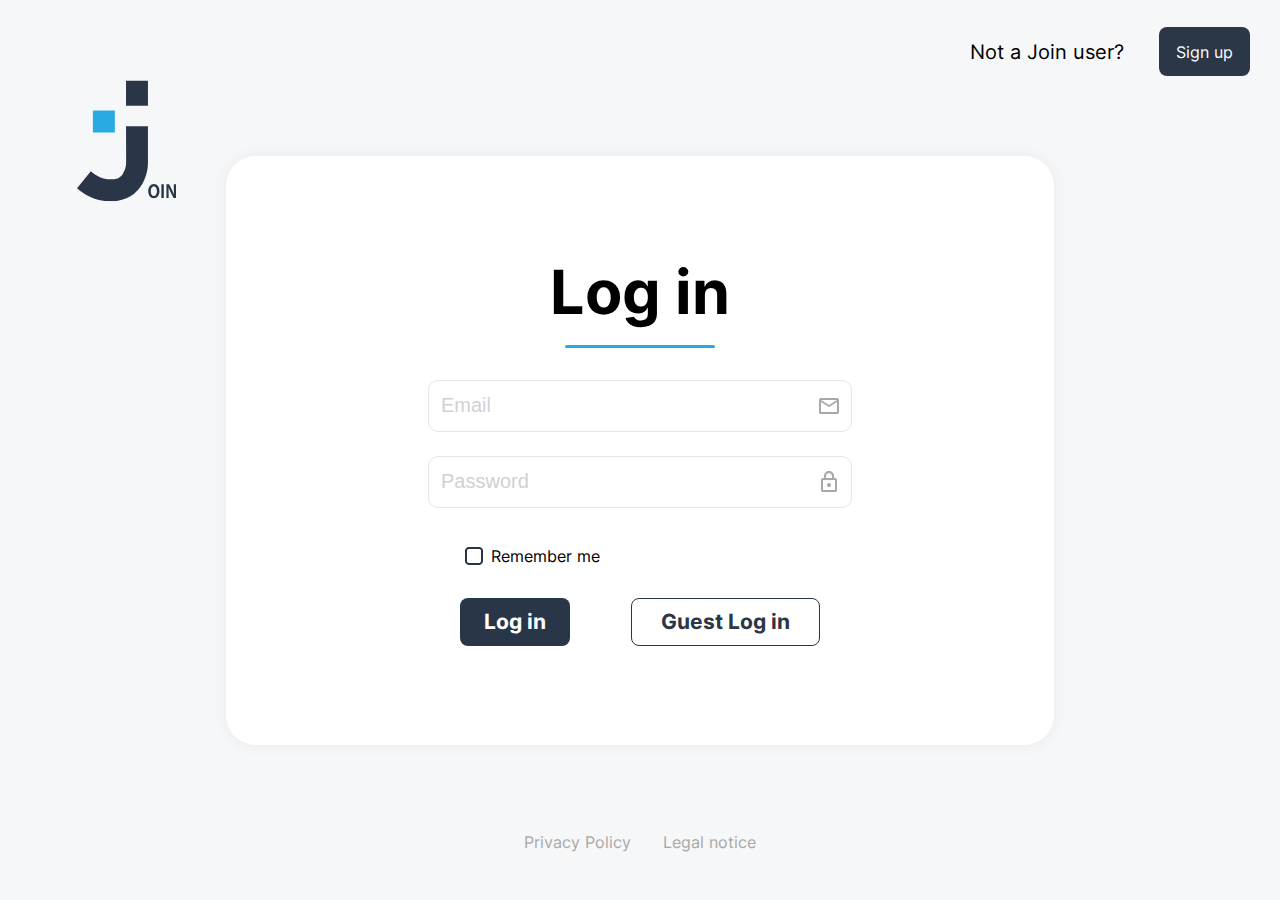
<file: index.html>
<!DOCTYPE html>
<html lang="en">

<head>
    <meta charset="UTF-8">
    <meta http-equiv="X-UA-Compatible" content="IE=edge">
    <meta name="viewport" content="width=device-width, initial-scale=1.0">
    <title>Join Log in</title>
    <link rel="icon" type="image/x-icon" href="img/logoDark.png">
    <link rel="stylesheet" type="text/css" href="/css/login.css">
    <link rel="stylesheet" type="text/css" href="/style.css">
    <script src="/js/templates.js"></script>
    <script src="/js/w3include.js"></script>
    <script src="/script.js"></script>
    <script src="/js/storage.js"></script>
    <script src="/js/login.js"></script>

</head>

<body onload="initLogin()">
    <div class="moving-img">
        <img id="id-logo-img" src="/img/logo-dark.svg" alt="">
    </div>
    <div id="id-opacity-layer" class="opacity-layer"></div>
    <div class="header-right">
        <div id="id-not-a-user" class="not-a-user">
            Not a Join user?
        </div>
        <a href="html/register.html">Sign up</a>
    </div>

    <div id="id-log-in-box" class="log-in-box">
        <div class="inner-log-in-box">
            <div class="log-in-header">
                <div class="log-in-text">Log in</div>
            </div>
            <div id="id-under-line-title" class="under-line-title"></div>
            <div class="log-in-input">
                <form onsubmit="login(); return false;">
                    <div class="form-input">
                        <input placeholder="Email" required type="email" id="email">
                        <img src="/img/mail.svg" alt="">
                    </div>
                    <div class="form-input">
                        <input placeholder="Password" required type="password" id="password0">
                        <img id="password0-img" src="/img/lock.svg" alt=""
                            onclick="togglePswVisibility(`password0-img`)">
                    </div>
                    <div id="id-input-feedback" class="input-feedback"></div>
                    <div div="id-accept-policy" class="accept-policy">
                        <img onclick="toggleCheckbox()" id="id-checkbox-log-in" class="checkbox-log-in"
                            src="/img/box-unchecked.png" alt="">
                        <div>Remember me</div>

                    </div>
                    <div class="login-guest-login-div">
                        <button id="loginBtn" class="log-in-btn">Log in</button>
                        <div id="id-guest-log-in-btn" class="guest-log-in-btn" onclick="guestLogIn()">Guest Log
                            in</div>
                    </div>
                </form>
            </div>
        </div>
    </div>

    <footer>
        <a onclick="setStatusNotLogInToSessionstorage()" href="html/privacyPolicy.html">Privacy Policy</a>
        <a onclick="setStatusNotLogInToSessionstorage()" href="html/legalNotice.html">Legal notice</a>
    </footer>
    <div w3-include-html="/templates/warn-landscape.html"></div>
</body>

</html>
</file>
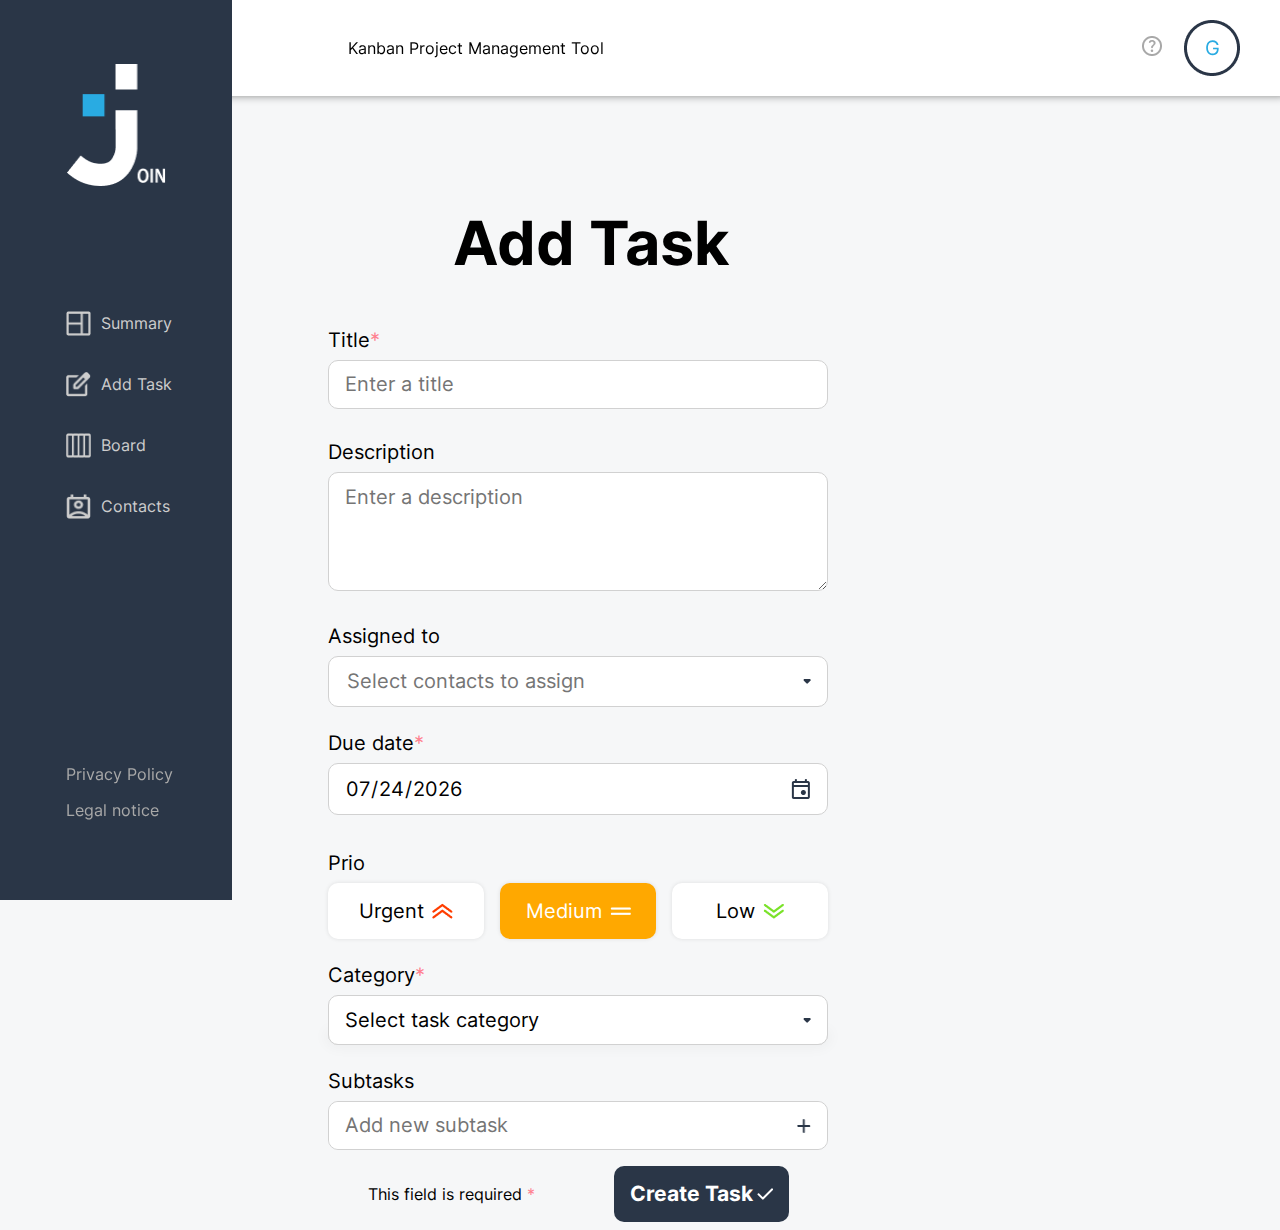
<file: html/add_task.html>
<!DOCTYPE html>
<html lang="en">

<head>
    <meta charset="UTF-8">
    <meta name="viewport" content="width=device-width, initial-scale=1.0">
    <title>Join Add Task</title>

    <link rel="icon" type="image/x-icon" href="/img/logoDark.png">

    <link rel="stylesheet" href="../style.css">
    <link rel="stylesheet" href="/css/add_task/add_task_part1.css">
    <link rel="stylesheet" href="/css/add_task/add_task_part2.css">
    <link rel="stylesheet" href="/css/add_task/media_query.css">
    <link rel="stylesheet" href="/css/templates.css">

    <script src="/js/w3include.js"></script>
    <script src="/js/storage.js"></script>
    <script src="/script.js"></script>
    <script src="/js/add_task/add_task_subtasks.js"></script>
    <script src="/js/add_task/add_task_generally.js"></script>
    <script src="/js/add_task/add_task_html_templates.js"></script>
    <script src="/js/add_task/add_task_formular_template.js"></script>
    <script src="/js/templates.js"></script>
</head>

<body id="body" onload="init_add_task()">
    <div w3-include-html="/templates/header.html" class="header"></div>
    <div w3-include-html="/templates/sidebar.html" class="sidebar"></div>
    <div w3-include-html="/templates/warn-landscape.html"></div>
</body>

</html>
</file>
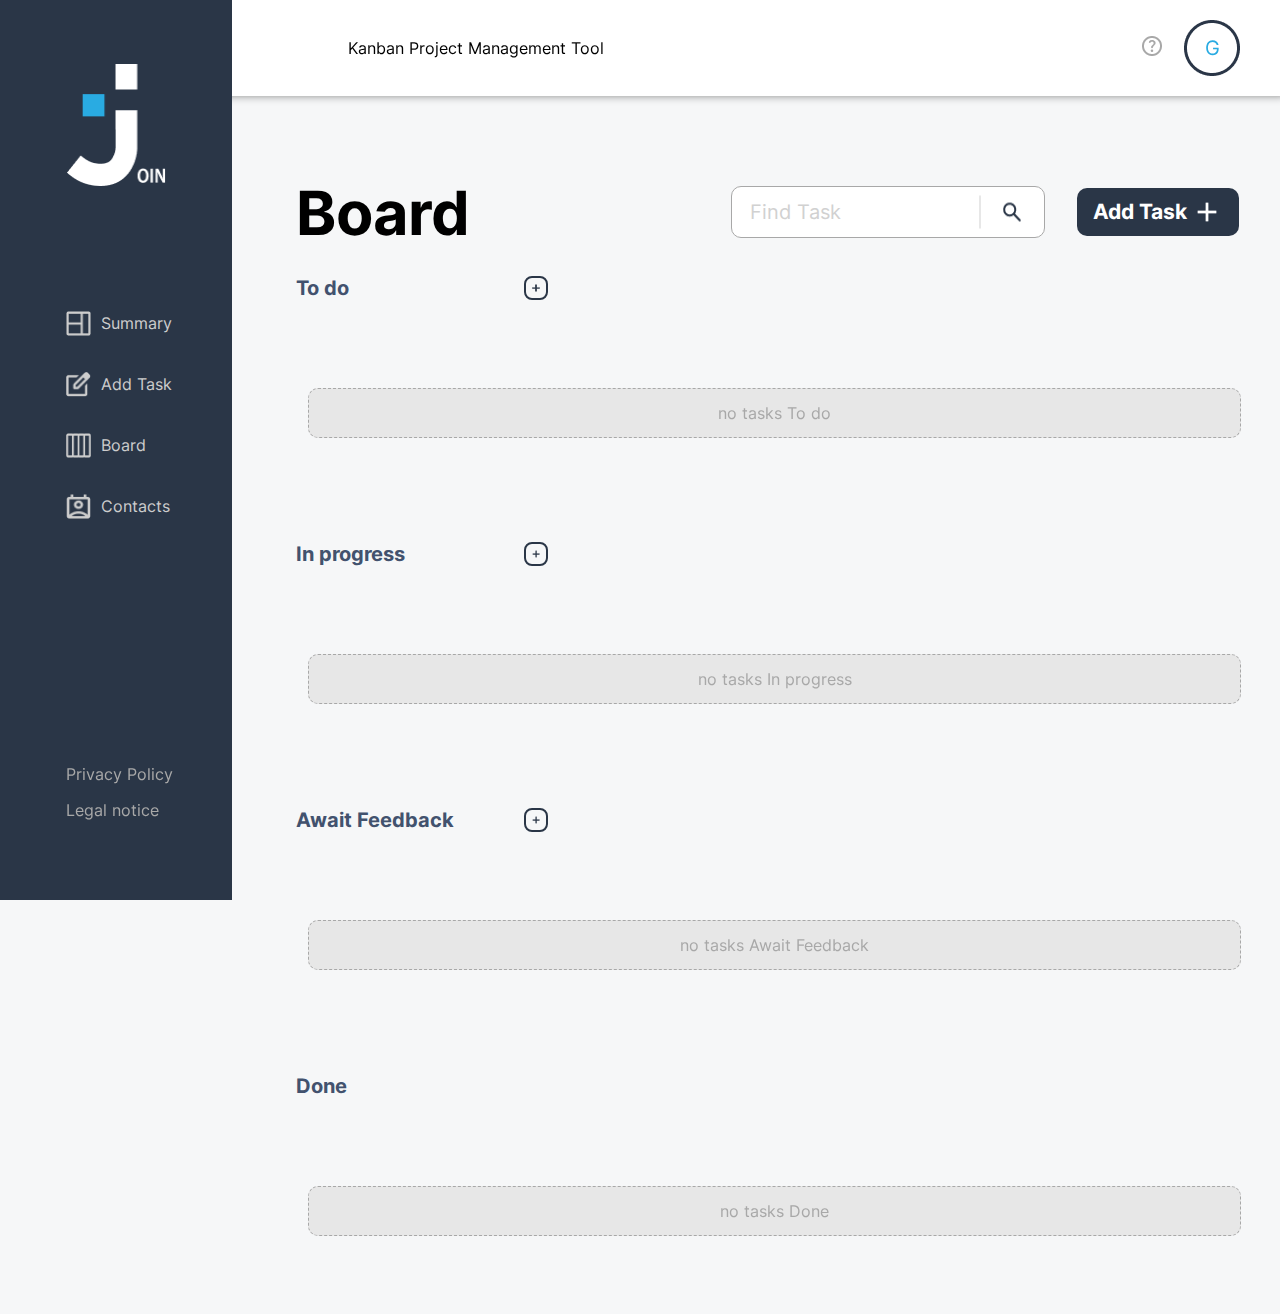
<file: html/board.html>
<!DOCTYPE html>
<html lang="en">

<head>
    <meta charset="UTF-8">
    <meta name="viewport" content="width=device-width, initial-scale=1.0">
    <title>Join Board</title>
    <link rel="icon" type="image/x-icon" href="/img/logoDark.png">
    <link rel="stylesheet" href="/style.css">
    <link rel="stylesheet" href="/css/templates.css">
    <link rel="stylesheet" href="/css/add_task/add_task_part1.css">
    <link rel="stylesheet" href="/css/add_task/add_task_part2.css">
    <link rel="stylesheet" href="/css/add_task/media_query.css">
    <link rel="stylesheet" href="/css/board/board.css">
    <link rel="stylesheet" href="/css/board/board-popups.css">
    <link rel="stylesheet" href="/css/board/board-responsive.css">
    <script src="/script.js"></script>
    <script src="/js/templates.js"></script>
    <script src="/js/w3include.js"></script>
    <script src="/js/storage.js"></script>
    <script src="/js/board/board_html.js"></script>
    <script src="/js/board/board.js"></script>
    <script src="/js/board/board-add-tasks.js"></script>
    <script src="/js/board/board-edit-tasks.js"></script>
    <script src="/js/board/board-view-tasks.js"></script>
    <script src="/js/add_task/add_task_subtasks.js"></script>
    <script src="/js/add_task/add_task_generally.js"></script>
    <script src="/js/add_task/add_task_html_templates.js"></script>
    <script src="/js/add_task/add_task_formular_template.js"></script>
    <script src="/js/board/drag-and-drop-functionality.js"></script>
</head>

<body onload="init_board()">
    <div w3-include-html="/templates/header.html" class="header"></div>
    <div w3-include-html="/templates/sidebar.html" class="sidebar"></div>

    <div id="id-shadow-layer" class="shadow-layer visibility-hidden" onclick="closePopUpBoard()">
        <div id="id-pop-up" class="pop-up" onclick="doNotClosePopUp(event)"></div>
    </div>

    <div class="headline-area-board">
        <div class="headline-search-add">
            <span class="headline-board">Board</span>

            <div class="find-add-board">
                <form id="id-input-find-task" class="input-find-task">
                    <input class="find-task" id="id-find-task-input" type="text" placeholder="Find Task">
                    <img src="/img/line_with_searchicon.png">
                </form>
                <button onclick="openAddTaskTemplate()" class="btn-add-task-board hover join-button">
                    <span class="typography-create hide1040">Add Task</span>
                    <div class="plus-icon">
                        <img src="/img/add_white.png">
                    </div>
                </button>
            </div>
        </div>
    </div>

    <div class="board-distribution">
        <div class="statement-section">
            <div class="subline-field" onclick="openAddTaskTemplate('toDo')">
                <span class="subline-field-description">To do</span>
                <a class="add-task-board">
                    <img class="plus-board" src="/img/Group 11.png">
                </a>
            </div>
            <div class="task-area" id="statementToDo" ondrop="moveElementTo('toDo')" ondragover="allowDrop(event)">
            </div>
        </div>
        <div class="statement-section">
            <div class="subline-field" onclick="openAddTaskTemplate('inProgress')">
                <span class="subline-field-description">In progress</span>
                <a class="add-task-board">
                    <img class="plus-board" src="/img/plus_icon_board.png">
                </a>
            </div>
            <div class="task-area" id="statementInProgress" ondrop="moveElementTo('inProgress')"
                ondragover="allowDrop(event)">
            </div>
        </div>
        <div class="statement-section">
            <div class="subline-field" onclick="openAddTaskTemplate('awaitFeedback')">
                <span class="subline-field-description">Await Feedback</span>
                <a class="add-task-board">
                    <img class="plus-board" src="/img/plus_icon_board.png">
                </a>
            </div>
            <div class="task-area" id="statementAwaitFeedback" ondrop="moveElementTo('awaitFeedback')"
                ondragover="allowDrop(event)"></div>
        </div>
        <div class="statement-section">
            <div class="subline-field">
                <span class="subline-field-description">Done</span>
            </div>
            <div class="task-area" id="statementDone" ondrop="moveElementTo('done')" ondragover="allowDrop(event)">
            </div>
        </div>
    </div>
    <div w3-include-html="/templates/warn-landscape.html"></div>
</body>



</html>
</file>
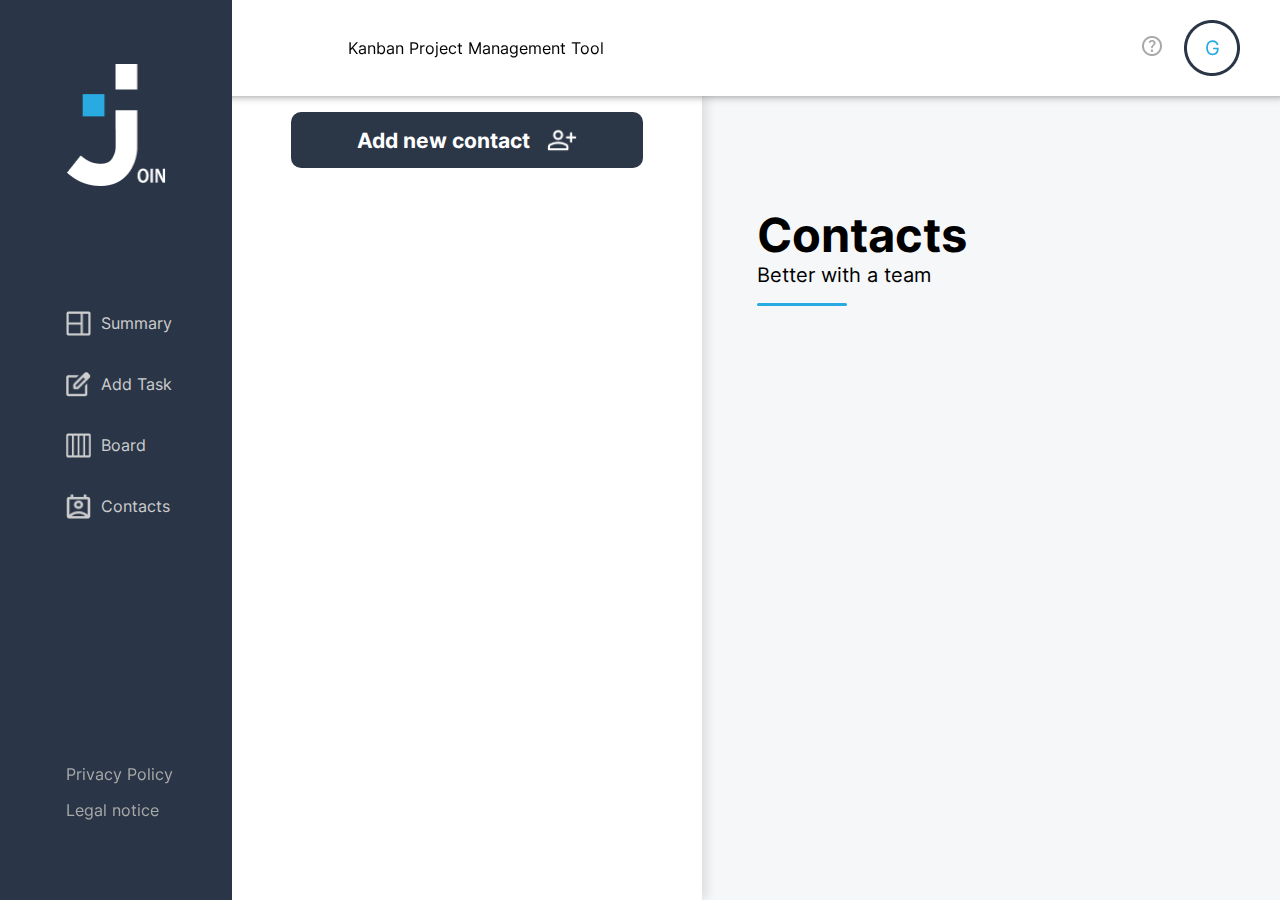
<file: html/contacts.html>
<!DOCTYPE html>
<html lang="en">

<head>
  <title>Join Contacts</title>
  <link rel="icon" type="image/x-icon" href="/img/logoDark.png">
  <meta charset="UTF-8">
  <meta name="viewport" content="width=device-width, initial-scale=1.0">
  <link rel="stylesheet" href="/style.css">
  <link rel="stylesheet" href="/css/contacts/contacts.css">
  <link rel="stylesheet" href="/css/contacts/contacts-responsive.css">
  <link rel="stylesheet" href="/css/templates.css">
  <link rel="stylesheet" href="/css/contacts/contact-template.css">
  <script src="/js/templates.js"></script>
  <script src="/js/w3include.js"></script>
  <script src="/script.js"></script>
  <script src="/js/storage.js"></script>
  <script src="/js/contacts/contacts.js"></script>
  <script src="/js/contacts/contacts-form.js"></script>
  <script src="/js/contacts/contacts_html.js"></script>
</head>

<body onload="initContacts();">
  <div id="id-shadow-layer" class="shadow-layer hide" onclick="exitContactForm(event)"></div>
  <div w3-include-html="/templates/header.html" class="header"></div>
  <div w3-include-html="/templates/sidebar.html" class="sidebar"></div>
  <div class="contacts-main-box">
    <div id="id-contacts-list" class="contacts-list">
      <button class="add-contact-button join-button" onclick="openContactForm('addContact')">
        <div>Add new contact</div>
        <img src="/img/person_add.png" alt="">
      </button>
      <div id="id-contact-inner-list" class="contacts-inner-list"></div>
    </div>
    <div id="id-contacts-single-view" class="contacts-single-view d-none-mobile">
      <div class="default-slogan">
        <div class="default-slogan-left">Contacts</div>
        <div class="default-slogan-middle"></div>
        <div class="default-slogan-right">Better with a team</div>
      </div>
      <div id="id-contact-full-mode" class="contact-full-mode">

      </div>
    </div>
  </div>
  <div id="id-contact-form" class="contact-form-div "></div>
  <div w3-include-html="/templates/warn-landscape.html"></div>
</body>


</html>
</file>
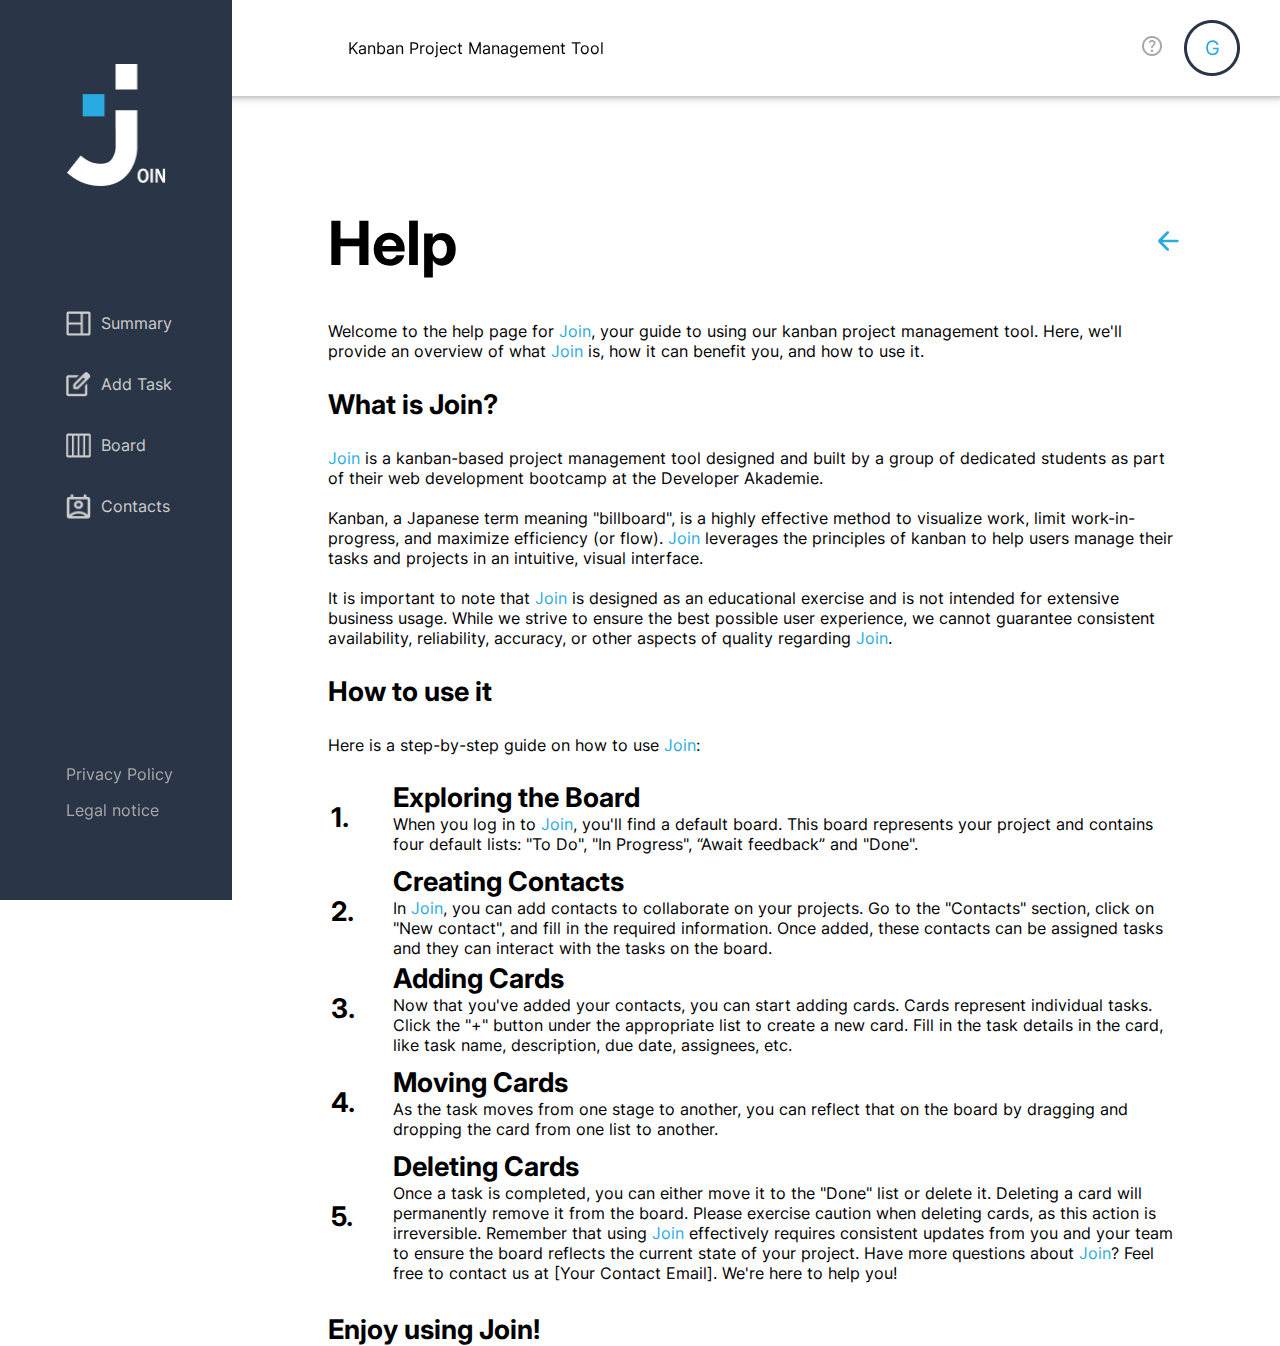
<file: html/help.html>
<!DOCTYPE html>
<html lang="en">

<head>
    <meta charset="UTF-8">
    <meta name="viewport" content="width=device-width, initial-scale=1.0">
    <title>Join Help</title>
    <link rel="icon" type="image/x-icon" href="/img/logoDark.png">
    <link href='https://fonts.googleapis.com/css?family=Inter' rel='stylesheet'>
    <link rel="stylesheet" href="/css/templates.css">
    <link rel="stylesheet" href="/css/help.css">
    <link rel="stylesheet" href="/style.css">
    <script src="/js/w3include.js"></script>
    <script src="/js/templates.js"></script>
    <script src="/js/help.js"></script>
</head>

<body onload="init()">
    <div w3-include-html="/templates/header.html" class="header"></div>
    <div w3-include-html="/templates/sidebar.html" class="sidebar"></div>
    <div class="infoContent">
        <h1>Help</h1>
        <img onclick="setActiveSite('summery')" class="helpSectionBackImage" src="/img/arrow-left-line.svg">
        <p>Welcome to the help page for <span class="join">Join</span>, your guide to using our kanban
            project management tool. Here, we'll provide an overview of what <span class="join">Join</span> is,
            how it can benefit you, and how to use it.</p>
        <h3>What is Join?</h3>
        <p><span class="join">Join</span> is a kanban-based project management tool designed and built by a group of
            dedicated students as part of
            their web development bootcamp at the Developer Akademie. <br>
            <br>
            Kanban, a Japanese term meaning "billboard", is a highly effective method to visualize work, limit
            work-in-progress, and maximize efficiency (or flow). <span class="join">Join</span> leverages the principles
            of kanban to help users
            manage their tasks and projects in an intuitive, visual interface. <br>
            <br>
            It is important to note that <span class="join">Join</span> is designed as an educational exercise and is
            not intended for extensive
            business usage. While we strive to ensure the best possible user experience, we cannot guarantee consistent
            availability, reliability, accuracy, or other aspects of quality regarding <span class="join">Join</span>.
        </p>
        <h3>How to use it</h3>
        <p>Here is a step-by-step guide on how to use <span class="join">Join</span>:</p>
        <table>
            <tr>
                <td class="first">
                    <h3>1.</h3>
                </td>
                <td><b>Exploring the Board</b><br>
                    When you log in to <span class="join">Join</span>, you'll find a default board. This board
                    represents your project and
                    contains four default lists: "To Do", "In Progress", “Await feedback” and "Done".</td>
            </tr>
            <tr>
                <td class="first">
                    <h3>2.</h3>
                </td>
                <td><b>Creating Contacts</b><br>
                    In <span class="join">Join</span>, you can add contacts to collaborate on your projects. Go to the
                    "Contacts" section, click
                    on "New contact", and fill in the required information. Once added, these contacts can be assigned
                    tasks and they can interact with the tasks on the board.</td>
            </tr>
            <tr>
                <td class="first">
                    <h3>3.</h3>
                </td>
                <td><b>Adding Cards</b><br>
                    Now that you've added your contacts, you can start adding cards. Cards represent individual tasks.
                    Click the "+" button under the appropriate list to create a new card. Fill in the task details in
                    the card, like task name, description, due date, assignees, etc.</td>
            </tr>
            <tr>
                <td class="first">
                    <h3>4.</h3>
                </td>
                <td><b>Moving Cards</b><br>
                    As the task moves from one stage to another, you can reflect that on the board by dragging and
                    dropping the card from one list to another.</td>
            </tr>
            <tr>
                <td class="first">
                    <h3>5.</h3>
                </td>
                <td><b>Deleting Cards</b><br>
                    Once a task is completed, you can either move it to the "Done" list or delete it. Deleting a card
                    will permanently remove it from the board. Please exercise caution when deleting cards, as this
                    action is irreversible.
                    Remember that using <span class="join">Join</span> effectively requires consistent updates from you
                    and your team to ensure
                    the board reflects the current state of your project.
                    Have more questions about <span class="join">Join</span>? Feel free to contact us at [Your Contact
                    Email]. We're here to help
                    you!
                </td>
            </tr>
        </table>
        <h3 style="margin-bottom: 100px;">Enjoy using Join!</h3>
    </div>
    <div w3-include-html="/templates/warn-landscape.html"></div>
</body>

</html>
</file>
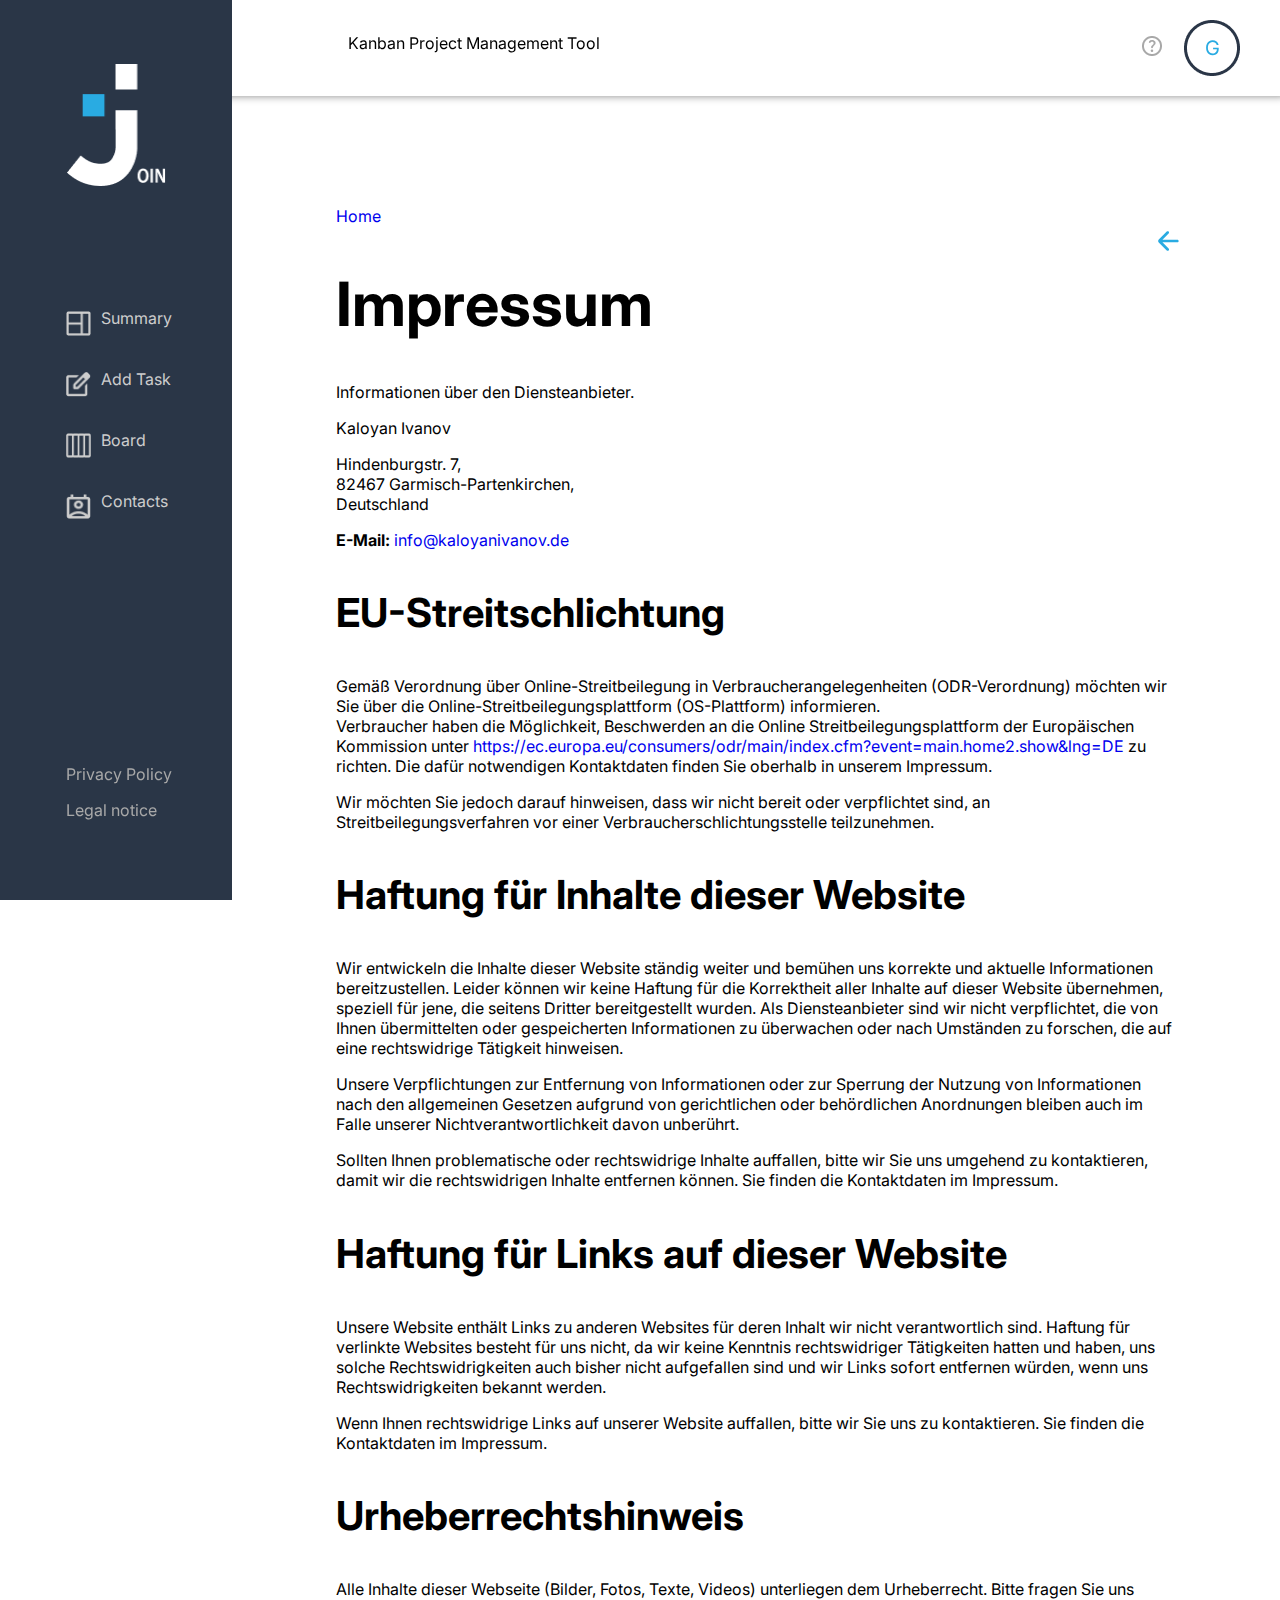
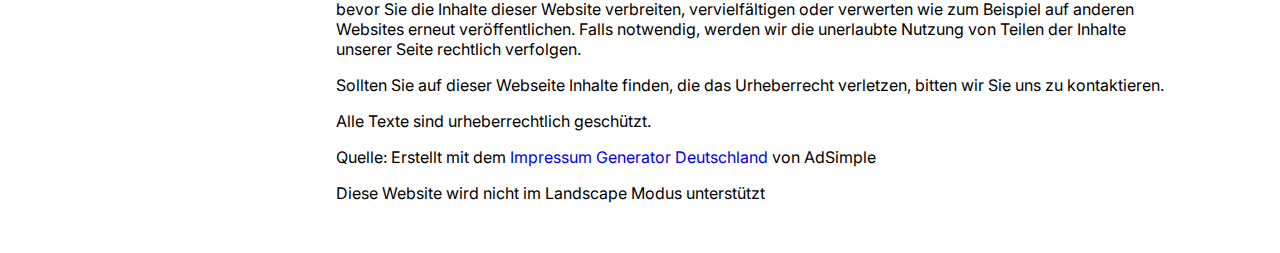
<file: html/legalNotice.html>
<!DOCTYPE html>
<html lang="en">
<head>
    <meta charset="UTF-8">
    <meta name="viewport" content="width=device-width, initial-scale=1.0">
    <title>Join Impressum</title>
    <link rel="icon" type="image/x-icon" href="/img/logoDark.png">
    <link href='https://fonts.googleapis.com/css?family=Inter' rel='stylesheet'>
    <link rel="stylesheet" href="/css/templates.css">
    <link rel="stylesheet" href="/css/legalNotice.css">
    <script src="/js/w3include.js"></script>
    <script src="/js/templates.js"></script>
    <script src="/js/legalNotice.js"></script>
    <script src="/script.js"></script>
</head>

<body onload="init()">
    <div w3-include-html="/templates/header.html" class="header"></div>
    <div w3-include-html="/templates/sidebar.html" class="sidebar"></div>
    <div class="legalNoticeContent">
        <img onclick="setActiveSite('summery')" class="legalNoticeSectionBackImage" src="/img/arrow-left-line.svg">
        <a class="back-home" href="/index.html">Home</a>
  <div class="container">
    <h1 class="adsimple-322835719">Impressum</h1>
    <p class="adsimple-322835719">Informationen über den Diensteanbieter.</p>
    <p class="adsimple-322835719">Kaloyan Ivanov</p>
    <p class="adsimple-322835719">Hindenburgstr. 7, <br />82467 Garmisch-Partenkirchen, <br />Deutschland</p>
    <p>
      <strong>E-Mail:</strong> <a href="mailto:info@kaloyanivanov.de">info@kaloyanivanov.de</a>
    </p>
    <div style="display:none">
    </div>
    <div style="display:none">
    </div>
    <div style="display:none">
    </div>
    <h2 id="eu-streitschlichtung" class="adsimple-322835719 fusion-responsive-typography-calculated" data-fontsize="24"
      style="--fontSize: 24;line-height: 1.5;--minFontSize: 24" data-lineheight="36px">EU-Streitschlichtung</h2>
    <p class="adsimple-322835719">Gemäß Verordnung über Online-Streitbeilegung in Verbraucherangelegenheiten
      (ODR-Verordnung) möchten wir Sie über die Online-Streitbeilegungsplattform (OS-Plattform) informieren.<br />
      Verbraucher haben die Möglichkeit, Beschwerden an die Online Streitbeilegungsplattform der Europäischen Kommission
      unter <a class="adsimple-322835719"
        href="https://ec.europa.eu/consumers/odr/main/index.cfm?event=main.home2.show&amp;lng=DE" target="_blank"
        rel="follow noopener">https://ec.europa.eu/consumers/odr/main/index.cfm?event=main.home2.show&amp;lng=DE</a> zu
      richten. Die dafür notwendigen Kontaktdaten finden Sie oberhalb in unserem Impressum.</p>
    <p class="adsimple-322835719">Wir möchten Sie jedoch darauf hinweisen, dass wir nicht bereit oder verpflichtet sind,
      an
      Streitbeilegungsverfahren vor einer Verbraucherschlichtungsstelle teilzunehmen.</p>
    <h2 id="haftung-fur-inhalte-dieser-website" class="adsimple-322835719 fusion-responsive-typography-calculated"
      data-fontsize="24" style="--fontSize: 24;line-height: 1.5;--minFontSize: 24" data-lineheight="36px">Haftung für
      Inhalte dieser Website</h2>
    <p class="adsimple-322835719">Wir entwickeln die Inhalte dieser Website ständig weiter und bemühen uns korrekte und
      aktuelle Informationen bereitzustellen. Leider können wir keine Haftung für die Korrektheit aller Inhalte auf
      dieser
      Website übernehmen, speziell für jene, die seitens Dritter bereitgestellt wurden. Als Diensteanbieter sind wir
      nicht
      verpflichtet, die von Ihnen übermittelten oder gespeicherten Informationen zu überwachen oder nach Umständen zu
      forschen, die auf eine rechtswidrige Tätigkeit hinweisen.</p>
    <p class="adsimple-322835719">Unsere Verpflichtungen zur Entfernung von Informationen oder zur Sperrung der Nutzung
      von
      Informationen nach den allgemeinen Gesetzen aufgrund von gerichtlichen oder behördlichen Anordnungen bleiben auch
      im
      Falle unserer Nichtverantwortlichkeit davon unberührt.</p>
    <p class="adsimple-322835719">Sollten Ihnen problematische oder rechtswidrige Inhalte auffallen, bitte wir Sie uns
      umgehend zu kontaktieren, damit wir die rechtswidrigen Inhalte entfernen können. Sie finden die Kontaktdaten im
      Impressum.</p>
    <h2 id="haftung-links-auf-dieser-website" class="adsimple-322835719 fusion-responsive-typography-calculated"
      data-fontsize="24" style="--fontSize: 24;line-height: 1.5;--minFontSize: 24" data-lineheight="36px">Haftung für
      Links
      auf dieser Website</h2>
    <p class="adsimple-322835719">Unsere Website enthält Links zu anderen Websites für deren Inhalt wir nicht
      verantwortlich
      sind. Haftung für verlinkte Websites besteht für uns nicht, da wir keine Kenntnis rechtswidriger Tätigkeiten
      hatten
      und haben, uns solche Rechtswidrigkeiten auch bisher nicht aufgefallen sind und wir Links sofort entfernen würden,
      wenn uns Rechtswidrigkeiten bekannt werden.</p>
    <p class="adsimple-322835719">Wenn Ihnen rechtswidrige Links auf unserer Website auffallen, bitte wir Sie uns zu
      kontaktieren. Sie finden die Kontaktdaten im Impressum.</p>
    <h2 id="urheberrechtshinweis" class="adsimple-322835719 fusion-responsive-typography-calculated" data-fontsize="24"
      style="--fontSize: 24;line-height: 1.5;--minFontSize: 24" data-lineheight="36px">Urheberrechtshinweis</h2>
    <p class="adsimple-322835719">Alle Inhalte dieser Webseite (Bilder, Fotos, Texte, Videos) unterliegen dem
      Urheberrecht.
      Bitte fragen Sie uns bevor Sie die Inhalte dieser Website verbreiten, vervielfältigen oder verwerten wie zum
      Beispiel
      auf anderen Websites erneut veröffentlichen. Falls notwendig, werden wir die unerlaubte Nutzung von Teilen der
      Inhalte
      unserer Seite rechtlich verfolgen.</p>
    <p class="adsimple-322835719">Sollten Sie auf dieser Webseite Inhalte finden, die das Urheberrecht verletzen, bitten
      wir
      Sie uns zu kontaktieren.</p>
    <p>Alle Texte sind urheberrechtlich geschützt.</p>
    <p style="margin-top:15px">Quelle: Erstellt mit dem <a href="https://www.adsimple.de/impressum-generator/"
        title="Impressum Generator Deutschland von AdSimple">Impressum Generator Deutschland</a> von AdSimple</p>


    </div>
    <div w3-include-html="/templates/warn-landscape.html"></div>
</body>

</html>
</file>
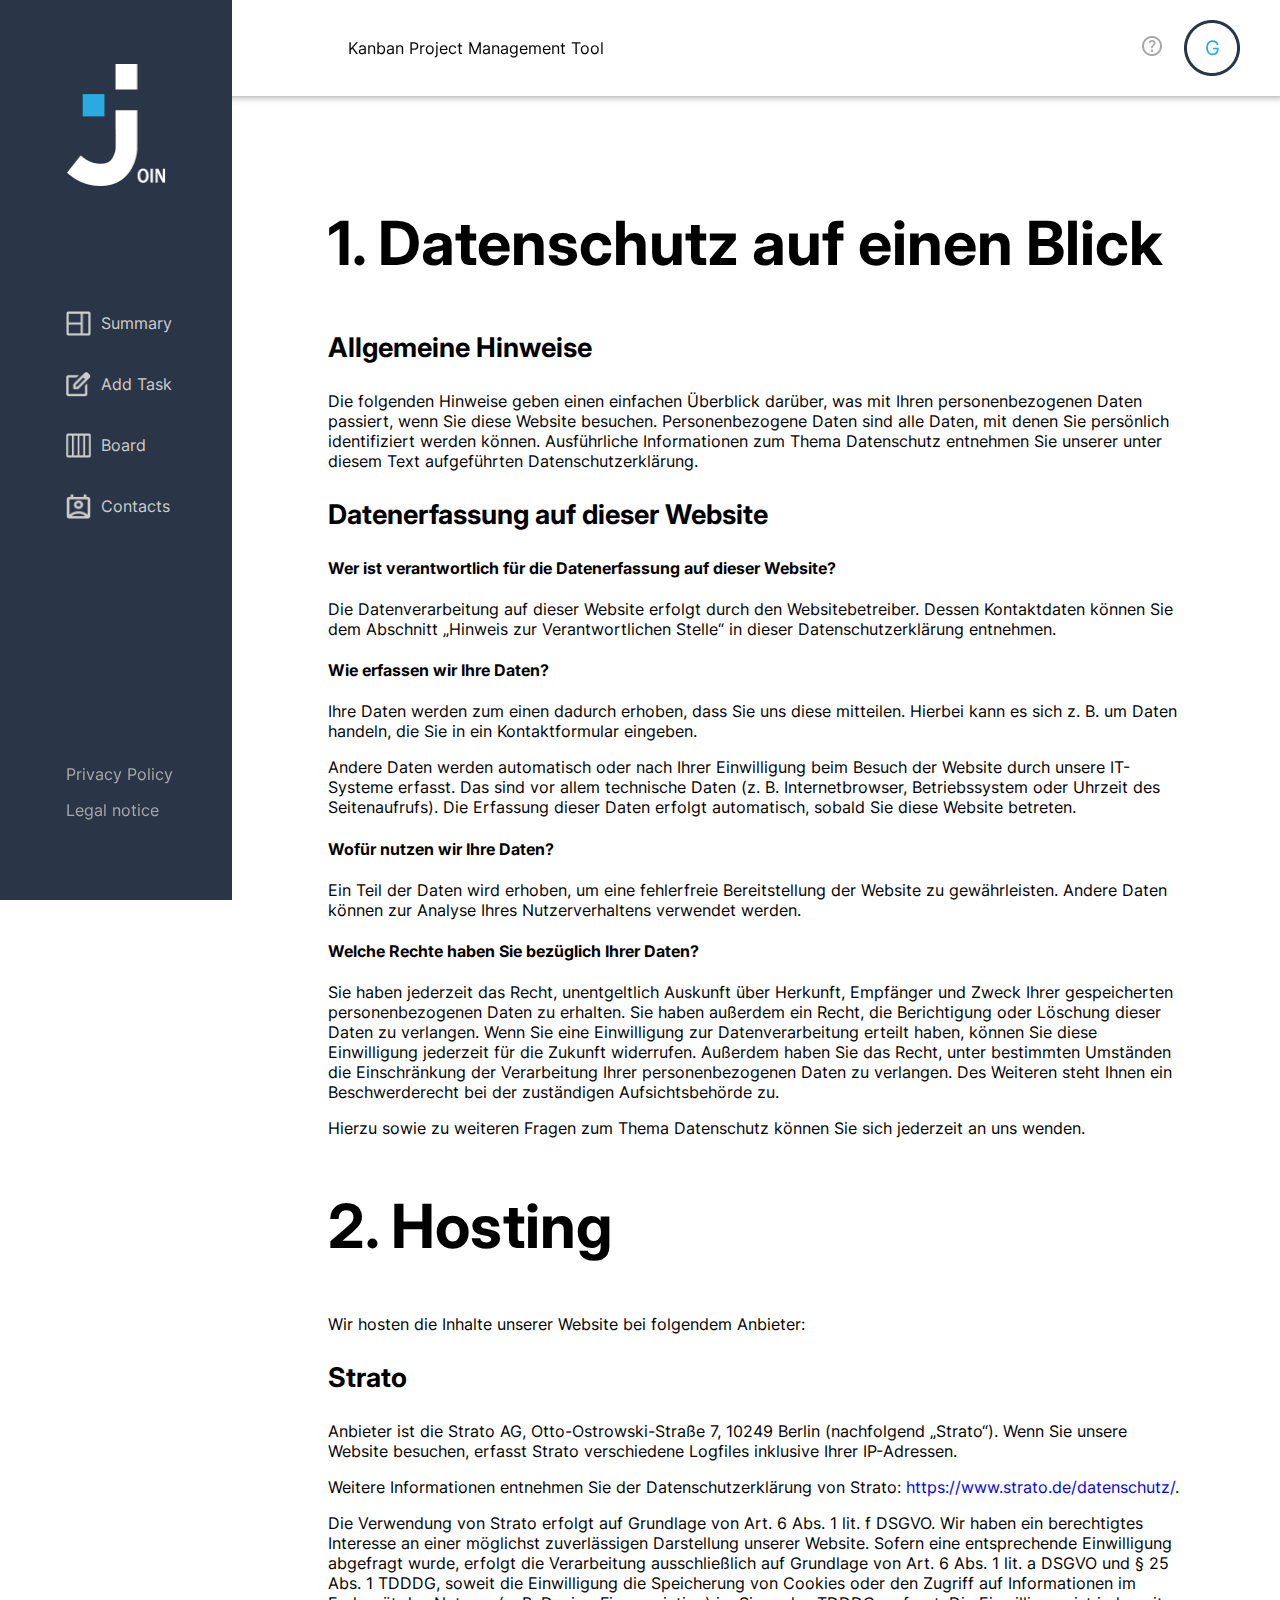
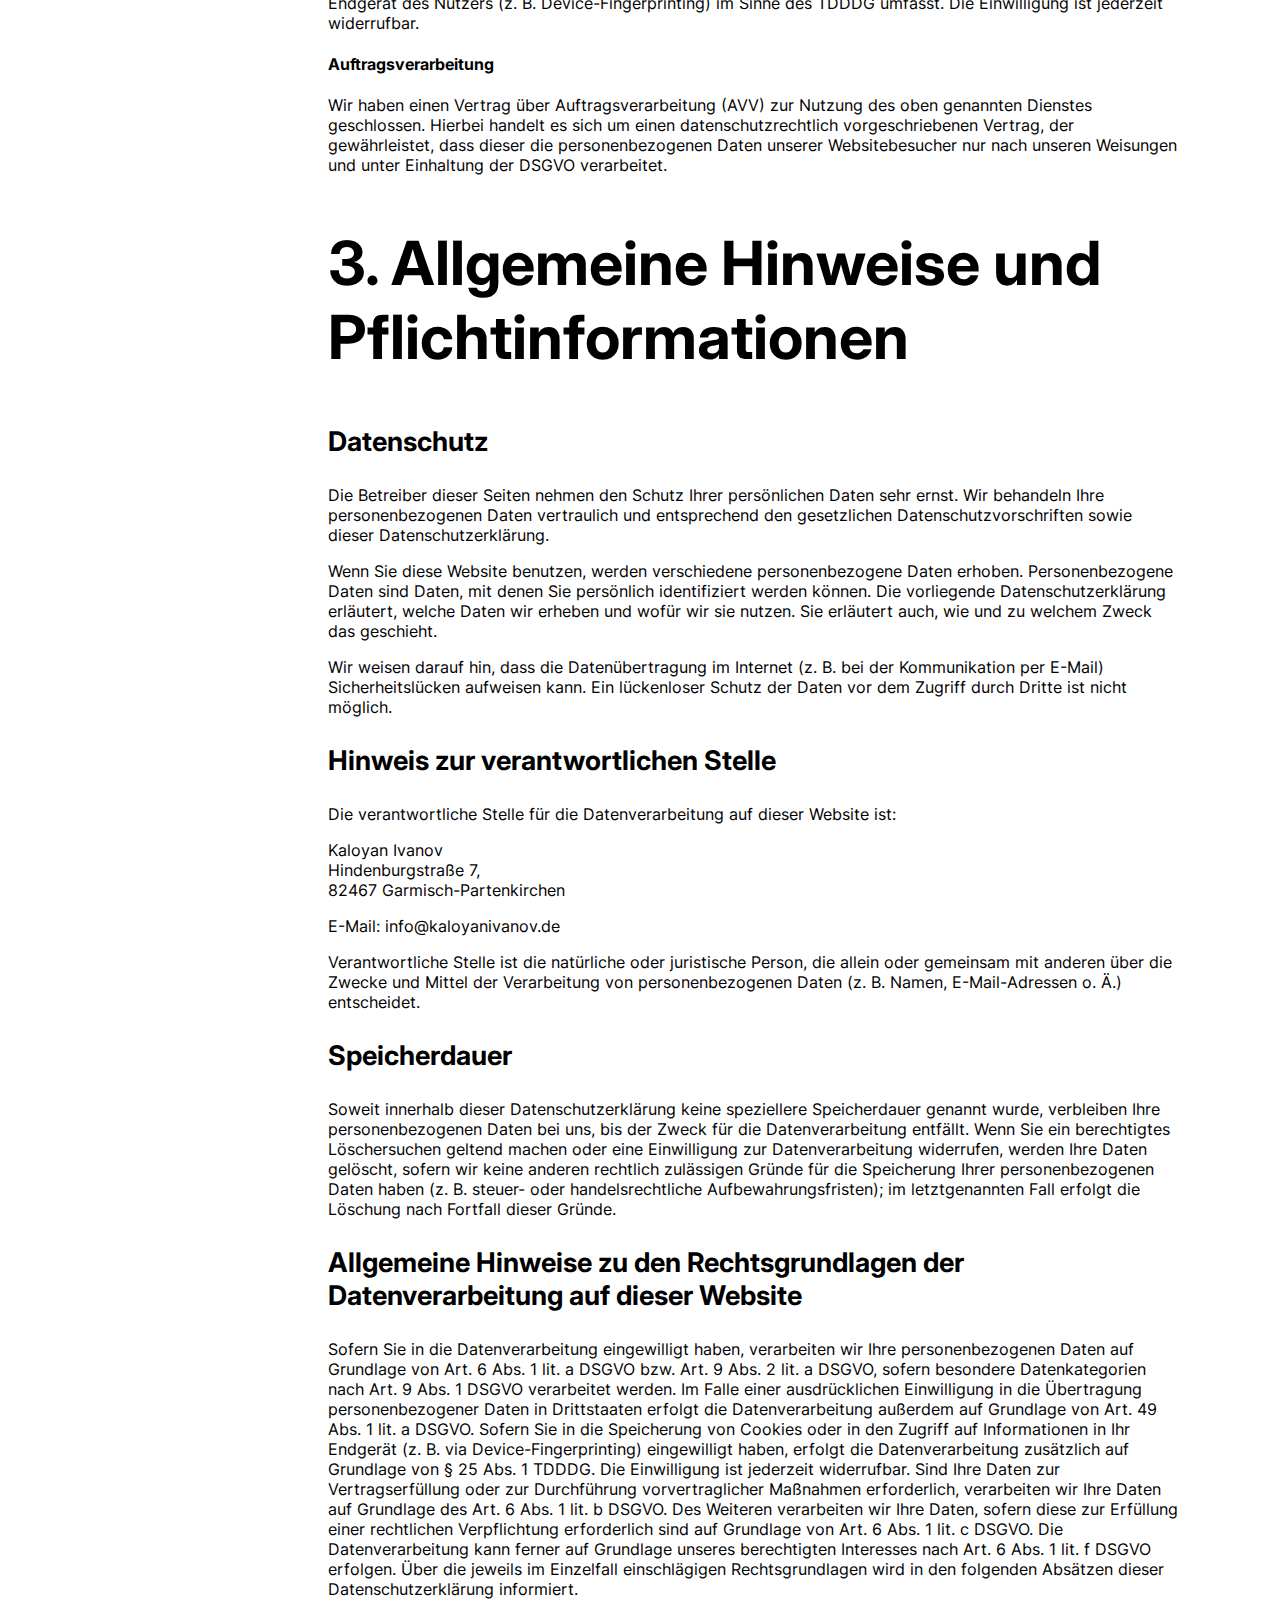
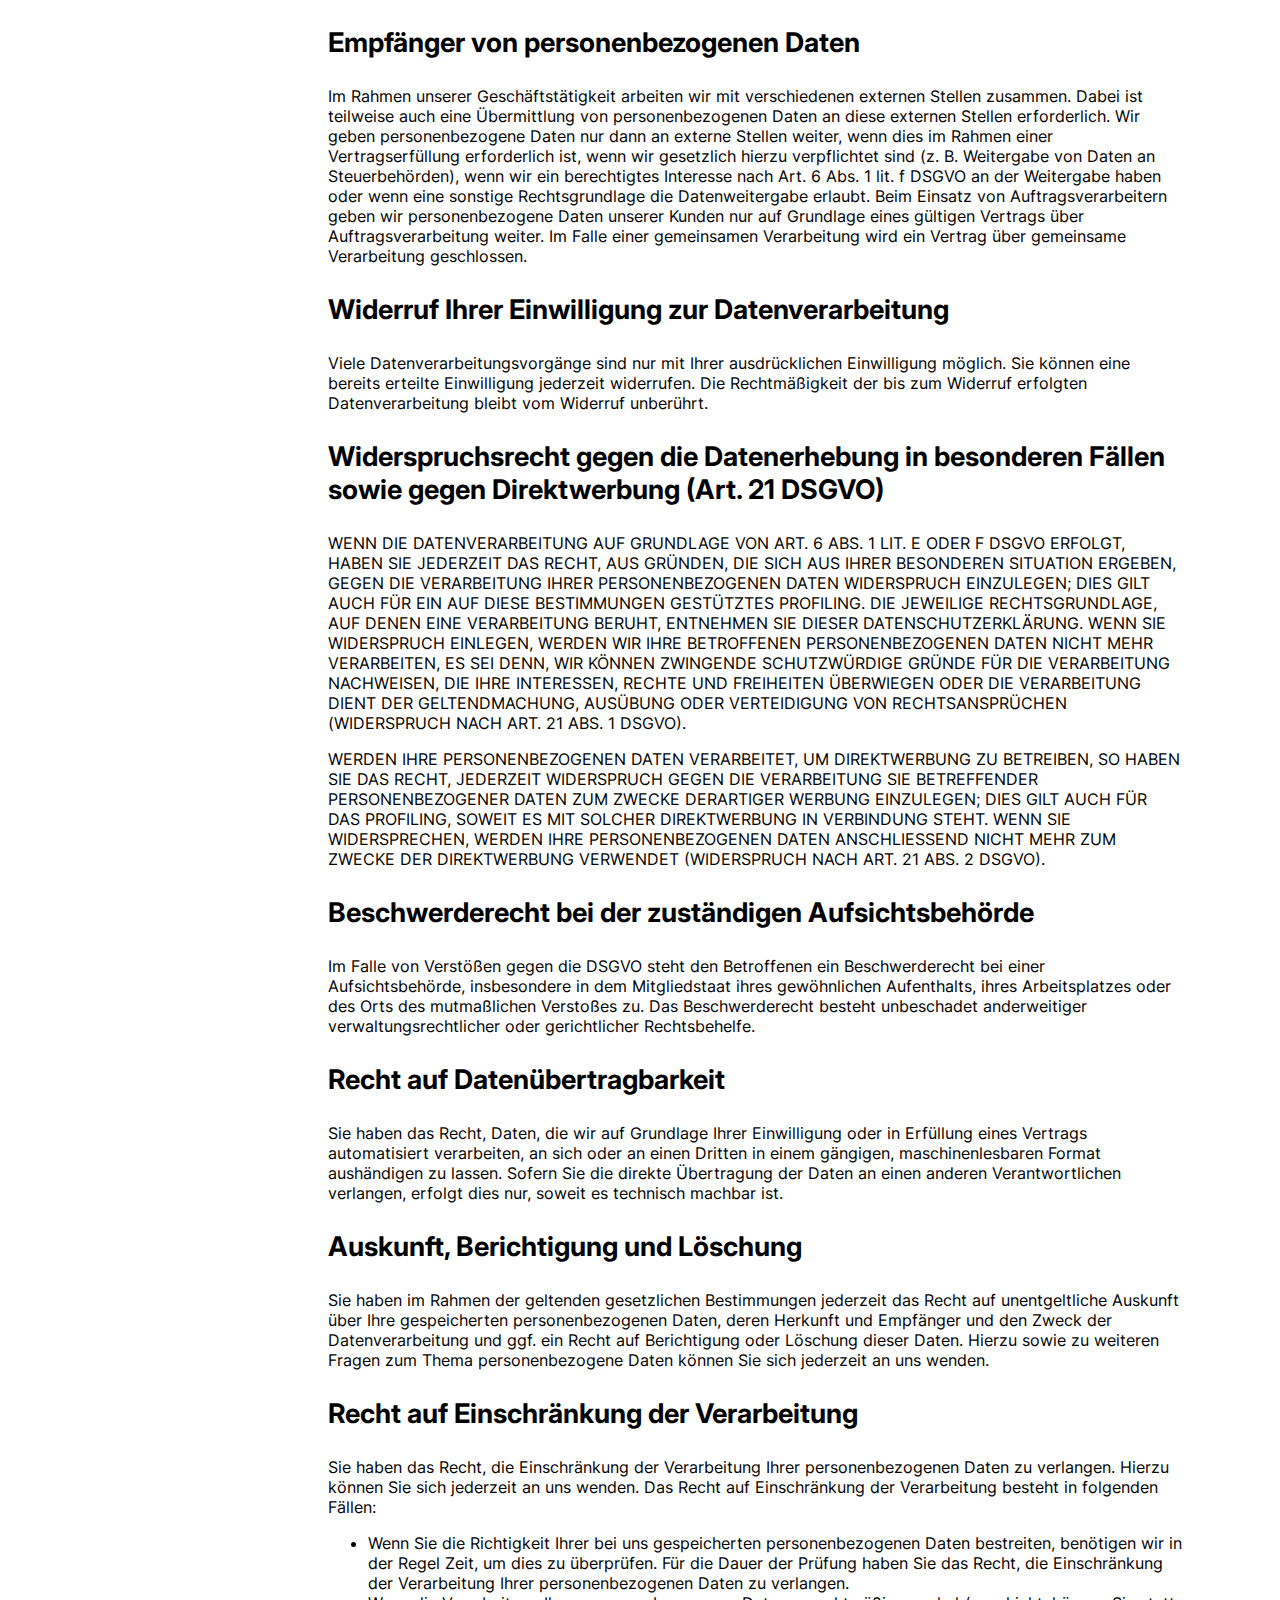
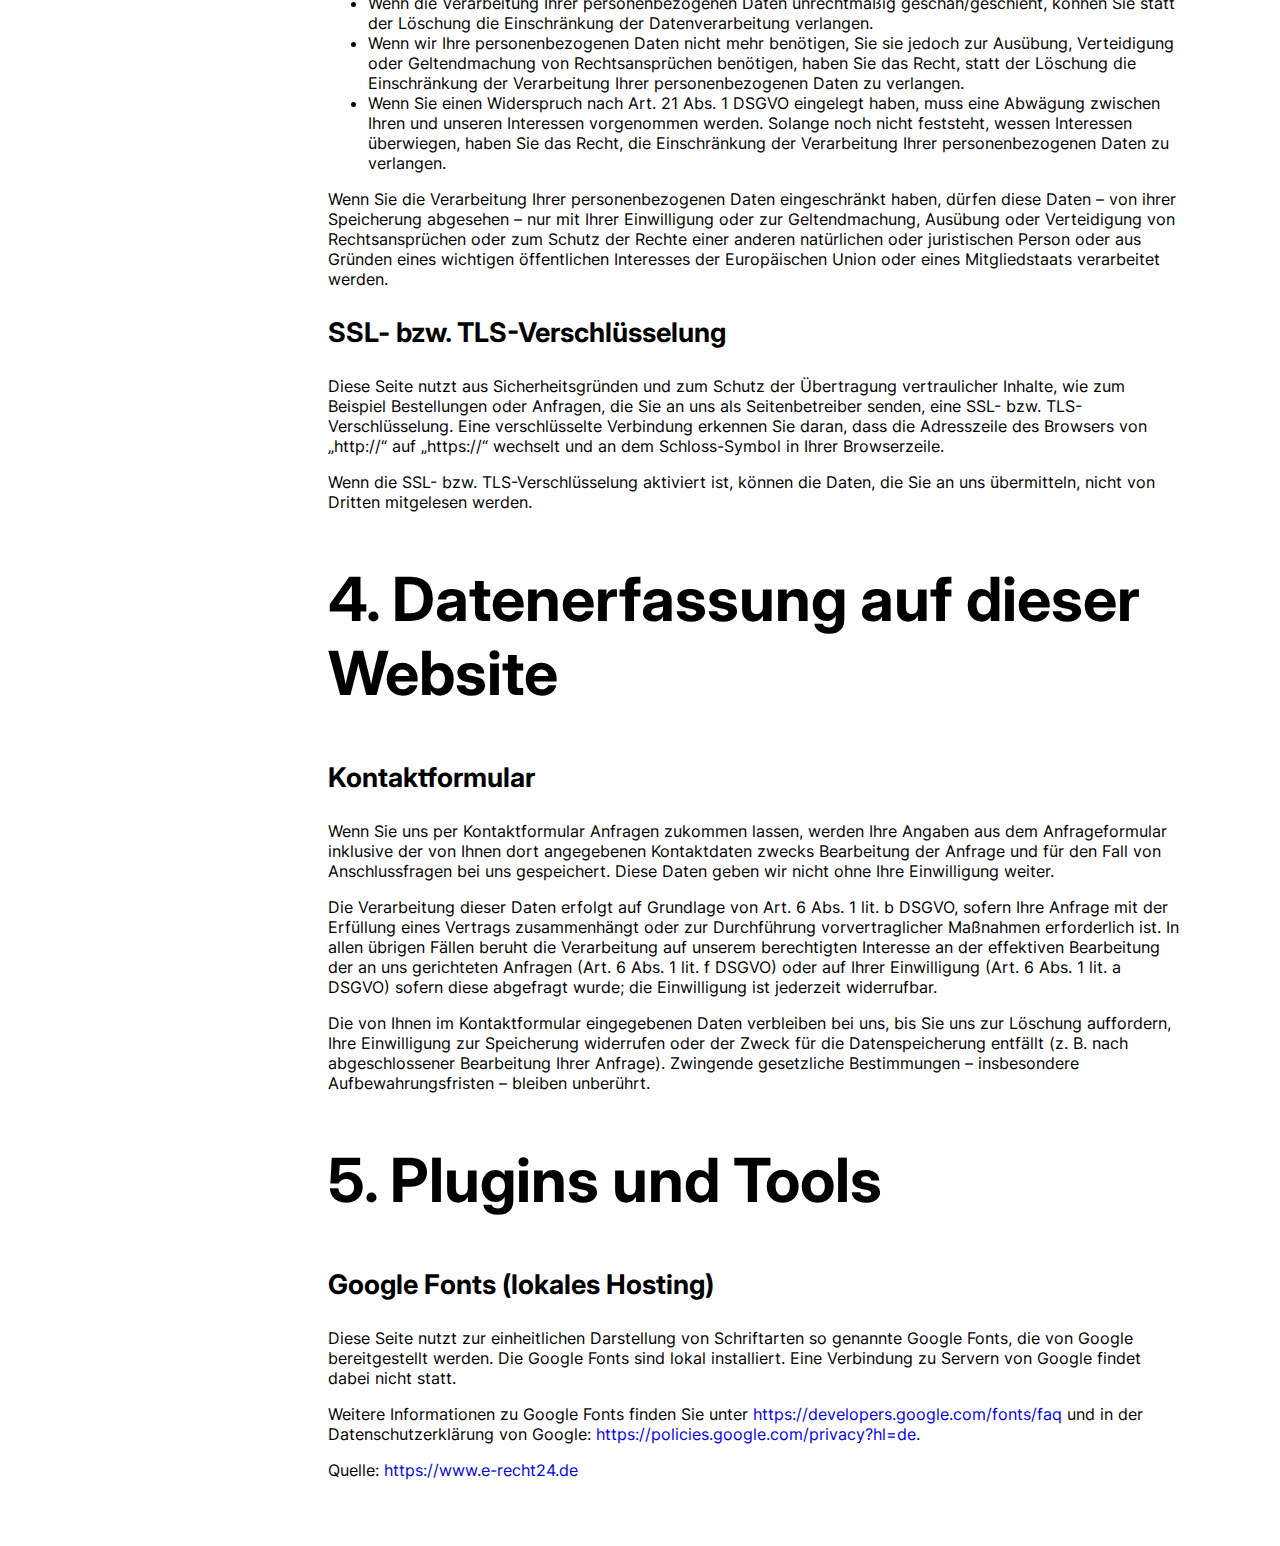
<file: html/privacyPolicy.html>
<!DOCTYPE html>
<html lang="en">
  <head>
    <meta charset="UTF-8" />
    <meta name="viewport" content="width=device-width, initial-scale=1.0" />
    <title>Join Privacy Policy</title>
    <link href="https://fonts.googleapis.com/css?family=Inter" rel="stylesheet" />
    <link rel="icon" type="image/x-icon" href="/img/logoDark.png" />
    <script src="/js/privacy.js"></script>
    <script src="/js/w3include.js"></script>
    <script src="/js/templates.js"></script>
    <script src="/script.js"></script>

    <link rel="stylesheet" href="/css/privacyPolicy.css" />
    <link rel="stylesheet" href="/css/templates.css" />
    <link rel="stylesheet" href="/style.css	" />
  </head>

  <body onload="init()">
    <div w3-include-html="/templates/header.html" class="header"></div>
    <div w3-include-html="/templates/sidebar.html" class="sidebar"></div>
    <div class="privacyPolicyContent">
      <h2>1. Datenschutz auf einen Blick</h2>
      <h3>Allgemeine Hinweise</h3>
      <p>
        Die folgenden Hinweise geben einen einfachen &Uuml;berblick dar&uuml;ber, was mit Ihren
        personenbezogenen Daten passiert, wenn Sie diese Website besuchen. Personenbezogene Daten
        sind alle Daten, mit denen Sie pers&ouml;nlich identifiziert werden k&ouml;nnen.
        Ausf&uuml;hrliche Informationen zum Thema Datenschutz entnehmen Sie unserer unter diesem
        Text aufgef&uuml;hrten Datenschutzerkl&auml;rung.
      </p>
      <h3>Datenerfassung auf dieser Website</h3>
      <h4>Wer ist verantwortlich f&uuml;r die Datenerfassung auf dieser Website?</h4>
      <p>
        Die Datenverarbeitung auf dieser Website erfolgt durch den Websitebetreiber. Dessen
        Kontaktdaten k&ouml;nnen Sie dem Abschnitt &bdquo;Hinweis zur Verantwortlichen Stelle&ldquo;
        in dieser Datenschutzerkl&auml;rung entnehmen.
      </p>
      <h4>Wie erfassen wir Ihre Daten?</h4>
      <p>
        Ihre Daten werden zum einen dadurch erhoben, dass Sie uns diese mitteilen. Hierbei kann es
        sich z.&nbsp;B. um Daten handeln, die Sie in ein Kontaktformular eingeben.
      </p>
      <p>
        Andere Daten werden automatisch oder nach Ihrer Einwilligung beim Besuch der Website durch
        unsere IT-Systeme erfasst. Das sind vor allem technische Daten (z.&nbsp;B. Internetbrowser,
        Betriebssystem oder Uhrzeit des Seitenaufrufs). Die Erfassung dieser Daten erfolgt
        automatisch, sobald Sie diese Website betreten.
      </p>
      <h4>Wof&uuml;r nutzen wir Ihre Daten?</h4>
      <p>
        Ein Teil der Daten wird erhoben, um eine fehlerfreie Bereitstellung der Website zu
        gew&auml;hrleisten. Andere Daten k&ouml;nnen zur Analyse Ihres Nutzerverhaltens verwendet
        werden.
      </p>
      <h4>Welche Rechte haben Sie bez&uuml;glich Ihrer Daten?</h4>
      <p>
        Sie haben jederzeit das Recht, unentgeltlich Auskunft &uuml;ber Herkunft, Empf&auml;nger und
        Zweck Ihrer gespeicherten personenbezogenen Daten zu erhalten. Sie haben au&szlig;erdem ein
        Recht, die Berichtigung oder L&ouml;schung dieser Daten zu verlangen. Wenn Sie eine
        Einwilligung zur Datenverarbeitung erteilt haben, k&ouml;nnen Sie diese Einwilligung
        jederzeit f&uuml;r die Zukunft widerrufen. Au&szlig;erdem haben Sie das Recht, unter
        bestimmten Umst&auml;nden die Einschr&auml;nkung der Verarbeitung Ihrer personenbezogenen
        Daten zu verlangen. Des Weiteren steht Ihnen ein Beschwerderecht bei der zust&auml;ndigen
        Aufsichtsbeh&ouml;rde zu.
      </p>
      <p>
        Hierzu sowie zu weiteren Fragen zum Thema Datenschutz k&ouml;nnen Sie sich jederzeit an uns
        wenden.
      </p>
      <h2>2. Hosting</h2>
      <p>Wir hosten die Inhalte unserer Website bei folgendem Anbieter:</p>
      <h3>Strato</h3>
      <p>
        Anbieter ist die Strato AG, Otto-Ostrowski-Stra&szlig;e 7, 10249 Berlin (nachfolgend
        &bdquo;Strato&ldquo;). Wenn Sie unsere Website besuchen, erfasst Strato verschiedene
        Logfiles inklusive Ihrer IP-Adressen.
      </p>
      <p>
        Weitere Informationen entnehmen Sie der Datenschutzerkl&auml;rung von Strato:
        <a href="https://www.strato.de/datenschutz/" target="_blank" rel="noopener noreferrer"
          >https://www.strato.de/datenschutz/</a
        >.
      </p>
      <p>
        Die Verwendung von Strato erfolgt auf Grundlage von Art. 6 Abs. 1 lit. f DSGVO. Wir haben
        ein berechtigtes Interesse an einer m&ouml;glichst zuverl&auml;ssigen Darstellung unserer
        Website. Sofern eine entsprechende Einwilligung abgefragt wurde, erfolgt die Verarbeitung
        ausschlie&szlig;lich auf Grundlage von Art. 6 Abs. 1 lit. a DSGVO und &sect; 25 Abs. 1
        TDDDG, soweit die Einwilligung die Speicherung von Cookies oder den Zugriff auf
        Informationen im Endger&auml;t des Nutzers (z.&nbsp;B. Device-Fingerprinting) im Sinne des
        TDDDG umfasst. Die Einwilligung ist jederzeit widerrufbar.
      </p>

      <h4>Auftragsverarbeitung</h4>
      <p>
        Wir haben einen Vertrag &uuml;ber Auftragsverarbeitung (AVV) zur Nutzung des oben genannten
        Dienstes geschlossen. Hierbei handelt es sich um einen datenschutzrechtlich vorgeschriebenen
        Vertrag, der gew&auml;hrleistet, dass dieser die personenbezogenen Daten unserer
        Websitebesucher nur nach unseren Weisungen und unter Einhaltung der DSGVO verarbeitet.
      </p>
      <h2>3. Allgemeine Hinweise und Pflicht&shy;informationen</h2>
      <h3>Datenschutz</h3>
      <p>
        Die Betreiber dieser Seiten nehmen den Schutz Ihrer pers&ouml;nlichen Daten sehr ernst. Wir
        behandeln Ihre personenbezogenen Daten vertraulich und entsprechend den gesetzlichen
        Datenschutzvorschriften sowie dieser Datenschutzerkl&auml;rung.
      </p>
      <p>
        Wenn Sie diese Website benutzen, werden verschiedene personenbezogene Daten erhoben.
        Personenbezogene Daten sind Daten, mit denen Sie pers&ouml;nlich identifiziert werden
        k&ouml;nnen. Die vorliegende Datenschutzerkl&auml;rung erl&auml;utert, welche Daten wir
        erheben und wof&uuml;r wir sie nutzen. Sie erl&auml;utert auch, wie und zu welchem Zweck das
        geschieht.
      </p>
      <p>
        Wir weisen darauf hin, dass die Daten&uuml;bertragung im Internet (z.&nbsp;B. bei der
        Kommunikation per E-Mail) Sicherheitsl&uuml;cken aufweisen kann. Ein l&uuml;ckenloser Schutz
        der Daten vor dem Zugriff durch Dritte ist nicht m&ouml;glich.
      </p>
      <h3>Hinweis zur verantwortlichen Stelle</h3>
      <p>Die verantwortliche Stelle f&uuml;r die Datenverarbeitung auf dieser Website ist:</p>
      <p>
        Kaloyan Ivanov<br />
        Hindenburgstra&szlig;e 7,<br />
        82467 Garmisch-Partenkirchen
      </p>

      <p>E-Mail: info@kaloyanivanov.de</p>
      <p>
        Verantwortliche Stelle ist die nat&uuml;rliche oder juristische Person, die allein oder
        gemeinsam mit anderen &uuml;ber die Zwecke und Mittel der Verarbeitung von personenbezogenen
        Daten (z.&nbsp;B. Namen, E-Mail-Adressen o. &Auml;.) entscheidet.
      </p>

      <h3>Speicherdauer</h3>
      <p>
        Soweit innerhalb dieser Datenschutzerkl&auml;rung keine speziellere Speicherdauer genannt
        wurde, verbleiben Ihre personenbezogenen Daten bei uns, bis der Zweck f&uuml;r die
        Datenverarbeitung entf&auml;llt. Wenn Sie ein berechtigtes L&ouml;schersuchen geltend machen
        oder eine Einwilligung zur Datenverarbeitung widerrufen, werden Ihre Daten gel&ouml;scht,
        sofern wir keine anderen rechtlich zul&auml;ssigen Gr&uuml;nde f&uuml;r die Speicherung
        Ihrer personenbezogenen Daten haben (z.&nbsp;B. steuer- oder handelsrechtliche
        Aufbewahrungsfristen); im letztgenannten Fall erfolgt die L&ouml;schung nach Fortfall dieser
        Gr&uuml;nde.
      </p>
      <h3>Allgemeine Hinweise zu den Rechtsgrundlagen der Datenverarbeitung auf dieser Website</h3>
      <p>
        Sofern Sie in die Datenverarbeitung eingewilligt haben, verarbeiten wir Ihre
        personenbezogenen Daten auf Grundlage von Art. 6 Abs. 1 lit. a DSGVO bzw. Art. 9 Abs. 2 lit.
        a DSGVO, sofern besondere Datenkategorien nach Art. 9 Abs. 1 DSGVO verarbeitet werden. Im
        Falle einer ausdr&uuml;cklichen Einwilligung in die &Uuml;bertragung personenbezogener Daten
        in Drittstaaten erfolgt die Datenverarbeitung au&szlig;erdem auf Grundlage von Art. 49 Abs.
        1 lit. a DSGVO. Sofern Sie in die Speicherung von Cookies oder in den Zugriff auf
        Informationen in Ihr Endger&auml;t (z.&nbsp;B. via Device-Fingerprinting) eingewilligt
        haben, erfolgt die Datenverarbeitung zus&auml;tzlich auf Grundlage von &sect; 25 Abs. 1
        TDDDG. Die Einwilligung ist jederzeit widerrufbar. Sind Ihre Daten zur
        Vertragserf&uuml;llung oder zur Durchf&uuml;hrung vorvertraglicher Ma&szlig;nahmen
        erforderlich, verarbeiten wir Ihre Daten auf Grundlage des Art. 6 Abs. 1 lit. b DSGVO. Des
        Weiteren verarbeiten wir Ihre Daten, sofern diese zur Erf&uuml;llung einer rechtlichen
        Verpflichtung erforderlich sind auf Grundlage von Art. 6 Abs. 1 lit. c DSGVO. Die
        Datenverarbeitung kann ferner auf Grundlage unseres berechtigten Interesses nach Art. 6 Abs.
        1 lit. f DSGVO erfolgen. &Uuml;ber die jeweils im Einzelfall einschl&auml;gigen
        Rechtsgrundlagen wird in den folgenden Abs&auml;tzen dieser Datenschutzerkl&auml;rung
        informiert.
      </p>
      <h3>Empfänger von personenbezogenen Daten</h3>
      <p>
        Im Rahmen unserer Gesch&auml;ftst&auml;tigkeit arbeiten wir mit verschiedenen externen
        Stellen zusammen. Dabei ist teilweise auch eine &Uuml;bermittlung von personenbezogenen
        Daten an diese externen Stellen erforderlich. Wir geben personenbezogene Daten nur dann an
        externe Stellen weiter, wenn dies im Rahmen einer Vertragserf&uuml;llung erforderlich ist,
        wenn wir gesetzlich hierzu verpflichtet sind (z.&nbsp;B. Weitergabe von Daten an
        Steuerbeh&ouml;rden), wenn wir ein berechtigtes Interesse nach Art. 6 Abs. 1 lit. f DSGVO an
        der Weitergabe haben oder wenn eine sonstige Rechtsgrundlage die Datenweitergabe erlaubt.
        Beim Einsatz von Auftragsverarbeitern geben wir personenbezogene Daten unserer Kunden nur
        auf Grundlage eines g&uuml;ltigen Vertrags &uuml;ber Auftragsverarbeitung weiter. Im Falle
        einer gemeinsamen Verarbeitung wird ein Vertrag &uuml;ber gemeinsame Verarbeitung
        geschlossen.
      </p>
      <h3>Widerruf Ihrer Einwilligung zur Datenverarbeitung</h3>
      <p>
        Viele Datenverarbeitungsvorg&auml;nge sind nur mit Ihrer ausdr&uuml;cklichen Einwilligung
        m&ouml;glich. Sie k&ouml;nnen eine bereits erteilte Einwilligung jederzeit widerrufen. Die
        Rechtm&auml;&szlig;igkeit der bis zum Widerruf erfolgten Datenverarbeitung bleibt vom
        Widerruf unber&uuml;hrt.
      </p>
      <h3>
        Widerspruchsrecht gegen die Datenerhebung in besonderen F&auml;llen sowie gegen
        Direktwerbung (Art. 21 DSGVO)
      </h3>
      <p>
        WENN DIE DATENVERARBEITUNG AUF GRUNDLAGE VON ART. 6 ABS. 1 LIT. E ODER F DSGVO ERFOLGT,
        HABEN SIE JEDERZEIT DAS RECHT, AUS GR&Uuml;NDEN, DIE SICH AUS IHRER BESONDEREN SITUATION
        ERGEBEN, GEGEN DIE VERARBEITUNG IHRER PERSONENBEZOGENEN DATEN WIDERSPRUCH EINZULEGEN; DIES
        GILT AUCH F&Uuml;R EIN AUF DIESE BESTIMMUNGEN GEST&Uuml;TZTES PROFILING. DIE JEWEILIGE
        RECHTSGRUNDLAGE, AUF DENEN EINE VERARBEITUNG BERUHT, ENTNEHMEN SIE DIESER
        DATENSCHUTZERKL&Auml;RUNG. WENN SIE WIDERSPRUCH EINLEGEN, WERDEN WIR IHRE BETROFFENEN
        PERSONENBEZOGENEN DATEN NICHT MEHR VERARBEITEN, ES SEI DENN, WIR K&Ouml;NNEN ZWINGENDE
        SCHUTZW&Uuml;RDIGE GR&Uuml;NDE F&Uuml;R DIE VERARBEITUNG NACHWEISEN, DIE IHRE INTERESSEN,
        RECHTE UND FREIHEITEN &Uuml;BERWIEGEN ODER DIE VERARBEITUNG DIENT DER GELTENDMACHUNG,
        AUS&Uuml;BUNG ODER VERTEIDIGUNG VON RECHTSANSPR&Uuml;CHEN (WIDERSPRUCH NACH ART. 21 ABS. 1
        DSGVO).
      </p>
      <p>
        WERDEN IHRE PERSONENBEZOGENEN DATEN VERARBEITET, UM DIREKTWERBUNG ZU BETREIBEN, SO HABEN SIE
        DAS RECHT, JEDERZEIT WIDERSPRUCH GEGEN DIE VERARBEITUNG SIE BETREFFENDER PERSONENBEZOGENER
        DATEN ZUM ZWECKE DERARTIGER WERBUNG EINZULEGEN; DIES GILT AUCH F&Uuml;R DAS PROFILING,
        SOWEIT ES MIT SOLCHER DIREKTWERBUNG IN VERBINDUNG STEHT. WENN SIE WIDERSPRECHEN, WERDEN IHRE
        PERSONENBEZOGENEN DATEN ANSCHLIESSEND NICHT MEHR ZUM ZWECKE DER DIREKTWERBUNG VERWENDET
        (WIDERSPRUCH NACH ART. 21 ABS. 2 DSGVO).
      </p>
      <h3>Beschwerde&shy;recht bei der zust&auml;ndigen Aufsichts&shy;beh&ouml;rde</h3>
      <p>
        Im Falle von Verst&ouml;&szlig;en gegen die DSGVO steht den Betroffenen ein Beschwerderecht
        bei einer Aufsichtsbeh&ouml;rde, insbesondere in dem Mitgliedstaat ihres gew&ouml;hnlichen
        Aufenthalts, ihres Arbeitsplatzes oder des Orts des mutma&szlig;lichen Versto&szlig;es zu.
        Das Beschwerderecht besteht unbeschadet anderweitiger verwaltungsrechtlicher oder
        gerichtlicher Rechtsbehelfe.
      </p>
      <h3>Recht auf Daten&shy;&uuml;bertrag&shy;barkeit</h3>
      <p>
        Sie haben das Recht, Daten, die wir auf Grundlage Ihrer Einwilligung oder in Erf&uuml;llung
        eines Vertrags automatisiert verarbeiten, an sich oder an einen Dritten in einem
        g&auml;ngigen, maschinenlesbaren Format aush&auml;ndigen zu lassen. Sofern Sie die direkte
        &Uuml;bertragung der Daten an einen anderen Verantwortlichen verlangen, erfolgt dies nur,
        soweit es technisch machbar ist.
      </p>
      <h3>Auskunft, Berichtigung und L&ouml;schung</h3>
      <p>
        Sie haben im Rahmen der geltenden gesetzlichen Bestimmungen jederzeit das Recht auf
        unentgeltliche Auskunft &uuml;ber Ihre gespeicherten personenbezogenen Daten, deren Herkunft
        und Empf&auml;nger und den Zweck der Datenverarbeitung und ggf. ein Recht auf Berichtigung
        oder L&ouml;schung dieser Daten. Hierzu sowie zu weiteren Fragen zum Thema personenbezogene
        Daten k&ouml;nnen Sie sich jederzeit an uns wenden.
      </p>
      <h3>Recht auf Einschr&auml;nkung der Verarbeitung</h3>
      <p>
        Sie haben das Recht, die Einschr&auml;nkung der Verarbeitung Ihrer personenbezogenen Daten
        zu verlangen. Hierzu k&ouml;nnen Sie sich jederzeit an uns wenden. Das Recht auf
        Einschr&auml;nkung der Verarbeitung besteht in folgenden F&auml;llen:
      </p>
      <ul>
        <li>
          Wenn Sie die Richtigkeit Ihrer bei uns gespeicherten personenbezogenen Daten bestreiten,
          ben&ouml;tigen wir in der Regel Zeit, um dies zu &uuml;berpr&uuml;fen. F&uuml;r die Dauer
          der Pr&uuml;fung haben Sie das Recht, die Einschr&auml;nkung der Verarbeitung Ihrer
          personenbezogenen Daten zu verlangen.
        </li>
        <li>
          Wenn die Verarbeitung Ihrer personenbezogenen Daten unrechtm&auml;&szlig;ig
          geschah/geschieht, k&ouml;nnen Sie statt der L&ouml;schung die Einschr&auml;nkung der
          Datenverarbeitung verlangen.
        </li>
        <li>
          Wenn wir Ihre personenbezogenen Daten nicht mehr ben&ouml;tigen, Sie sie jedoch zur
          Aus&uuml;bung, Verteidigung oder Geltendmachung von Rechtsanspr&uuml;chen ben&ouml;tigen,
          haben Sie das Recht, statt der L&ouml;schung die Einschr&auml;nkung der Verarbeitung Ihrer
          personenbezogenen Daten zu verlangen.
        </li>
        <li>
          Wenn Sie einen Widerspruch nach Art. 21 Abs. 1 DSGVO eingelegt haben, muss eine
          Abw&auml;gung zwischen Ihren und unseren Interessen vorgenommen werden. Solange noch nicht
          feststeht, wessen Interessen &uuml;berwiegen, haben Sie das Recht, die Einschr&auml;nkung
          der Verarbeitung Ihrer personenbezogenen Daten zu verlangen.
        </li>
      </ul>
      <p>
        Wenn Sie die Verarbeitung Ihrer personenbezogenen Daten eingeschr&auml;nkt haben,
        d&uuml;rfen diese Daten &ndash; von ihrer Speicherung abgesehen &ndash; nur mit Ihrer
        Einwilligung oder zur Geltendmachung, Aus&uuml;bung oder Verteidigung von
        Rechtsanspr&uuml;chen oder zum Schutz der Rechte einer anderen nat&uuml;rlichen oder
        juristischen Person oder aus Gr&uuml;nden eines wichtigen &ouml;ffentlichen Interesses der
        Europ&auml;ischen Union oder eines Mitgliedstaats verarbeitet werden.
      </p>
      <h3>SSL- bzw. TLS-Verschl&uuml;sselung</h3>
      <p>
        Diese Seite nutzt aus Sicherheitsgr&uuml;nden und zum Schutz der &Uuml;bertragung
        vertraulicher Inhalte, wie zum Beispiel Bestellungen oder Anfragen, die Sie an uns als
        Seitenbetreiber senden, eine SSL- bzw. TLS-Verschl&uuml;sselung. Eine verschl&uuml;sselte
        Verbindung erkennen Sie daran, dass die Adresszeile des Browsers von &bdquo;http://&ldquo;
        auf &bdquo;https://&ldquo; wechselt und an dem Schloss-Symbol in Ihrer Browserzeile.
      </p>
      <p>
        Wenn die SSL- bzw. TLS-Verschl&uuml;sselung aktiviert ist, k&ouml;nnen die Daten, die Sie an
        uns &uuml;bermitteln, nicht von Dritten mitgelesen werden.
      </p>
      <h2>4. Datenerfassung auf dieser Website</h2>
      <h3>Kontaktformular</h3>
      <p>
        Wenn Sie uns per Kontaktformular Anfragen zukommen lassen, werden Ihre Angaben aus dem
        Anfrageformular inklusive der von Ihnen dort angegebenen Kontaktdaten zwecks Bearbeitung der
        Anfrage und f&uuml;r den Fall von Anschlussfragen bei uns gespeichert. Diese Daten geben wir
        nicht ohne Ihre Einwilligung weiter.
      </p>
      <p>
        Die Verarbeitung dieser Daten erfolgt auf Grundlage von Art. 6 Abs. 1 lit. b DSGVO, sofern
        Ihre Anfrage mit der Erf&uuml;llung eines Vertrags zusammenh&auml;ngt oder zur
        Durchf&uuml;hrung vorvertraglicher Ma&szlig;nahmen erforderlich ist. In allen &uuml;brigen
        F&auml;llen beruht die Verarbeitung auf unserem berechtigten Interesse an der effektiven
        Bearbeitung der an uns gerichteten Anfragen (Art. 6 Abs. 1 lit. f DSGVO) oder auf Ihrer
        Einwilligung (Art. 6 Abs. 1 lit. a DSGVO) sofern diese abgefragt wurde; die Einwilligung ist
        jederzeit widerrufbar.
      </p>
      <p>
        Die von Ihnen im Kontaktformular eingegebenen Daten verbleiben bei uns, bis Sie uns zur
        L&ouml;schung auffordern, Ihre Einwilligung zur Speicherung widerrufen oder der Zweck
        f&uuml;r die Datenspeicherung entf&auml;llt (z.&nbsp;B. nach abgeschlossener Bearbeitung
        Ihrer Anfrage). Zwingende gesetzliche Bestimmungen &ndash; insbesondere Aufbewahrungsfristen
        &ndash; bleiben unber&uuml;hrt.
      </p>
      <h2>5. Plugins und Tools</h2>
      <h3>Google Fonts (lokales Hosting)</h3>
      <p>
        Diese Seite nutzt zur einheitlichen Darstellung von Schriftarten so genannte Google Fonts,
        die von Google bereitgestellt werden. Die Google Fonts sind lokal installiert. Eine
        Verbindung zu Servern von Google findet dabei nicht statt.
      </p>
      <p>
        Weitere Informationen zu Google Fonts finden Sie unter
        <a href="https://developers.google.com/fonts/faq" target="_blank" rel="noopener noreferrer"
          >https://developers.google.com/fonts/faq</a
        >
        und in der Datenschutzerkl&auml;rung von Google:
        <a
          href="https://policies.google.com/privacy?hl=de"
          target="_blank"
          rel="noopener noreferrer"
          >https://policies.google.com/privacy?hl=de</a
        >.
      </p>
      <p>Quelle: <a href="https://www.e-recht24.de">https://www.e-recht24.de</a></p>
    </div>
    <div w3-include-html="/templates/warn-landscape.html"></div>
  </body>
</html>
</file>
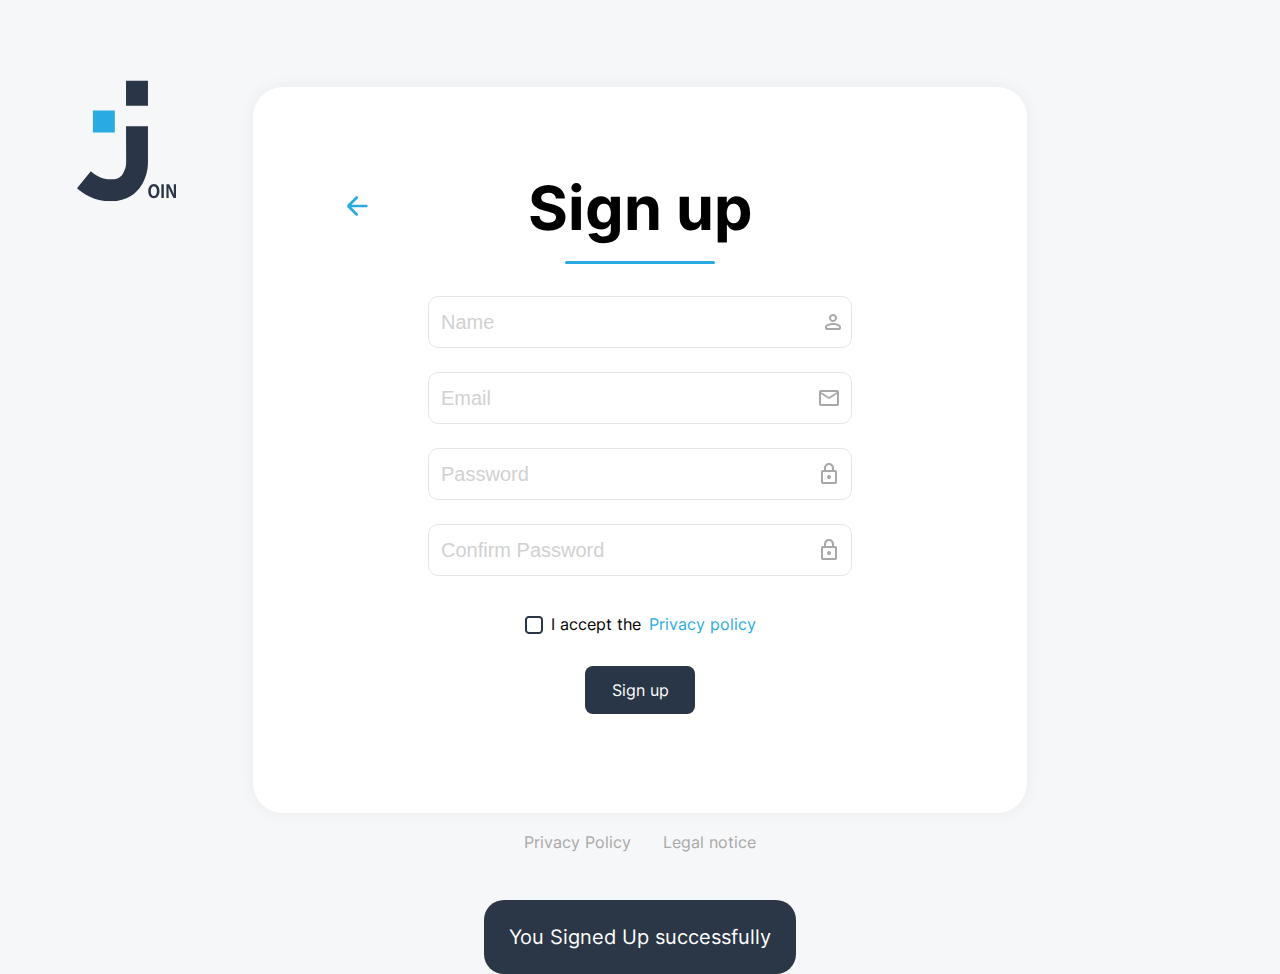
<file: html/register.html>
<!DOCTYPE html>
<html lang="en">

<head>
  <meta charset="UTF-8">
  <meta http-equiv="X-UA-Compatible" content="IE=edge">
  <meta name="viewport" content="width=device-width, initial-scale=1.0">
  <title>Join Sign up</title>
  <link rel="icon" type="image/x-icon" href="/img/logoDark.png">
  <link rel="stylesheet" type="text/css" href="/css/register.css">
  <link rel="stylesheet" type="text/css" href="/style.css">
  <script src="/js/templates.js"></script>
  <script src="/js/w3include.js"></script>
  <script src="/script.js"></script>
  <script src="/js/storage.js"></script>
  <script src="/js/register.js"></script>
</head>

<body onload="initRegister()">
  <div id="id-shadow-layer" class="shadow-layer visibility-hidden"></div>
  <div id="id-msg-box" class="msg-box">You Signed Up successfully</div>
  <div class="moving-img">
    <img src="/img/logo-dark.svg" alt="">
  </div>

  <div id="id-sign-up-box" class="sign-up-box">
    <div id="id-register-arrow-back" class="register-arrow-back">
      <a href="/index.html"> <img src="/img/arrow-left-line.svg" alt=""></a>
    </div>
    <div class="inner-sign-up-box">
      <div class="sign-up-header">

        <div class="sign-up-text">Sign up</div>
      </div>
      <div id="id-under-line-title" class="under-line-title"></div>
      <div class="sign-up-input">
        <form onsubmit="register(); return false;">
          <div class="form-input">
            <input placeholder="Name" required type="text" id="names">
            <img src="/img/person.svg" alt="">
          </div>
          <div class="form-input">
            <input placeholder="Email" required type="email" id="email">
            <img src="/img/mail.svg" alt="">
          </div>
          <div class="form-input">
            <input placeholder="Password" required type="password" id="password0">
            <img id="password0-img" src="/img/lock.svg" alt="" onclick="togglePswVisibility(`password0-img`)">
          </div>
          <div class="form-input">
            <input placeholder="Confirm Password" required type="password" id="password1">
            <img id="password1-img" src="/img/lock.svg" alt="" onclick="togglePswVisibility(`password1-img`)">
          </div>
          <div id="id-input-feedback" class="input-feedback"></div>
          <div div="id-accept-policy" class="accept-policy">
            <img onclick="toggleCheckbox()" id="id-checkbox-sign-up" class="checkbox-sign-up"
              src="/img/box-unchecked.png" alt="">
            <div>I accept the</div>
            <a href="/html/privacyPolicy.html">Privacy policy</a>
          </div>
          <button id="registerBtn" class="register-btn">Sign up</button>
        </form>
      </div>
    </div>


  </div>

  <footer>
    <a href="/html/privacyPolicy.html">Privacy Policy</a>
    <a href="/html/legalNotice.html">Legal notice</a>
  </footer>
  <div w3-include-html="/templates/warn-landscape.html"></div>
</body>

</html>
</file>
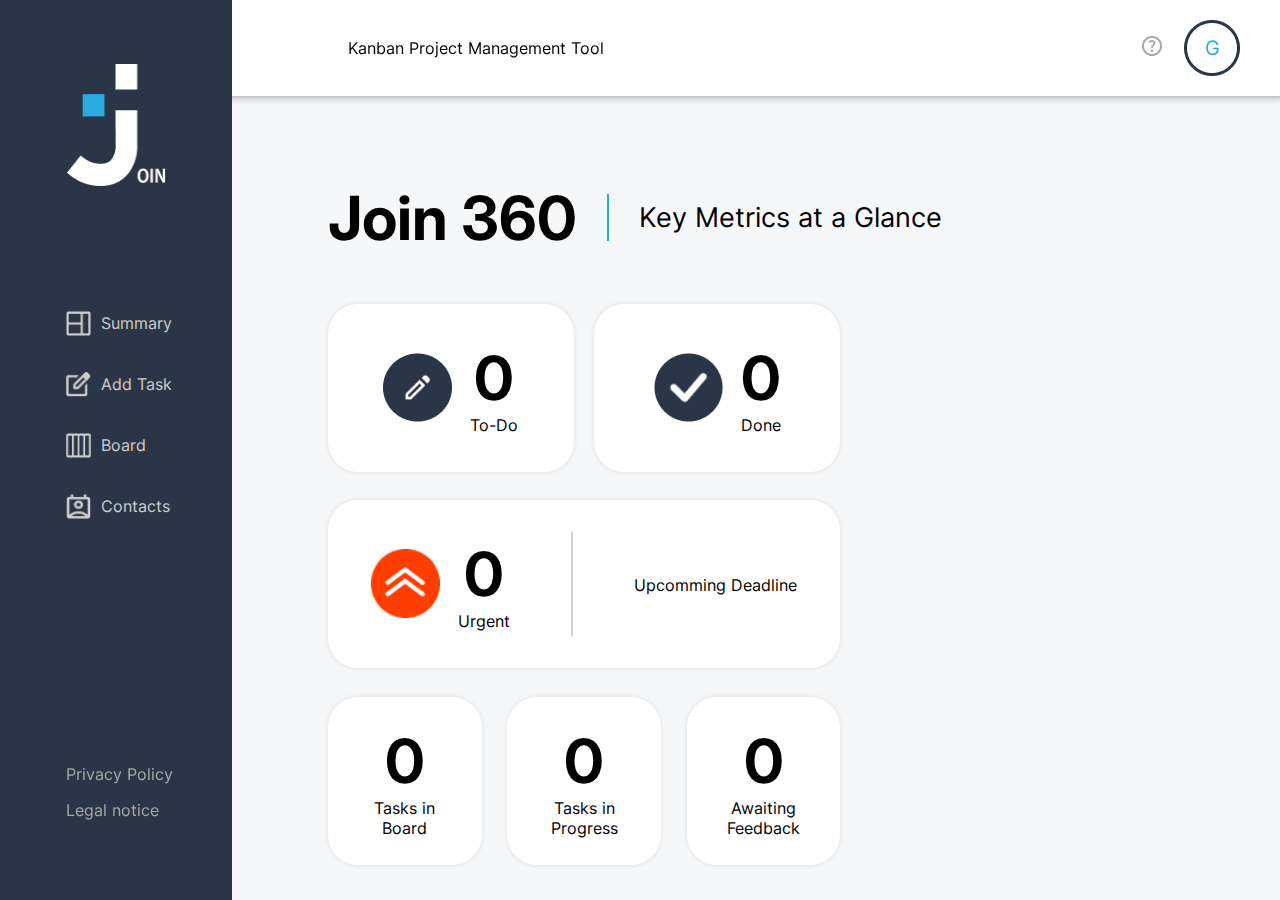
<file: html/summery.html>
<!DOCTYPE html>
<html lang="en">

<head>
    <meta charset="UTF-8">
    <meta name="viewport" content="width=device-width, initial-scale=1.0">
    <title>Join Summery</title>
    <link rel="icon" type="image/x-icon" href="/img/logoDark.png">
    <link href='https://fonts.googleapis.com/css?family=Inter' rel='stylesheet'>
    <link rel="stylesheet" href="/css/templates.css">
    <link rel="stylesheet" href="/css/summery.css">
    <link rel="stylesheet" href="/style.css">
    <script src="/js/w3include.js"></script>
    <script src="/js/storage.js"></script>
    <script src="/script.js"></script>
    <script src="/js/templates.js"></script>
    <script src="/js/summery.js"></script>
</head>

<body onload="init()">
    <div w3-include-html="/templates/header.html" class="header"></div>
    <div w3-include-html="/templates/sidebar.html" class="sidebar"></div>
    <div class="summeryContent">
        <div class="summeryTop">
            <h1 class="summeryTopH1">Join 360</h1>
            <div class="partingLineTop"></div>
            <p class="summeryContentP">Key Metrics at a Glance</p>
        </div>
        <div class="summeryinfoParent">
            <div class="summeryInfo">
                <div class="summeryInfo1">
                    <div onclick="loadBoardHTML()" onmouseenter="changeImageOnHover('toDoIcon', '/img/toDoWhite.png')"
                        onmouseleave="changeImageOnUnHover('toDoIcon', '/img/toDo.png')" class="summeryToDo shadow">
                        <img id="toDoIcon" class="summeryIcon" src="/img/toDo.png">
                        <div
                            style="display: flex; flex-direction: column; justify-content: center; align-items: center;">
                            <H1 id="counttoDo" style="margin: 0;"></H1>
                            <p style="margin: 0;">To-Do</p>
                        </div>
                    </div>
                    <div onclick="loadBoardHTML()" onmouseenter="changeImageOnHover('doneIcon', '/img/doneWhite.png')"
                        onmouseleave="changeImageOnUnHover('doneIcon', '/img/checkDark.png')"
                        class="summeryDone shadow">
                        <img id="doneIcon" class="summeryIcon" src="/img/checkDark.png">
                        <div
                            style="display: flex; flex-direction: column; justify-content: center; align-items: center;">
                            <H1 id="countdone" style="margin: 0;"></H1>
                            <p style="margin: 0;">Done</p>
                        </div>
                    </div>
                </div>
                <div onclick="loadBoardHTML()" class="summeryInfo2 shadow">
                    <div class="upcomming1">
                        <img class="summeryIcon" src="/img/prioCircle.png">
                        <div
                            style="display: flex; flex-direction: column; justify-content: center; align-items: center;">
                            <H1 id="highestPrio" style="margin: 0;"></H1>
                            <p style="margin: 0;">Urgent</p>
                        </div>
                    </div>
                    <div class="upcommingpartingLine"></div>
                    <div>
                        <h3 id="deadlineH3"></h3>
                        <p>Upcomming Deadline</p>
                    </div>
                </div>
                <div class="summeryInfo3">
                    <div onclick="loadBoardHTML()" class="summeryTasksInBoard shadow">
                        <h1 id="numberOfTasksInBoard" style="margin: 0;"></h1>
                        <p style="margin: 0;">Tasks in <br> Board</p>
                    </div>
                    <div onclick="loadBoardHTML()" class="summeryTasksInProgress shadow">
                        <h1 id="countinProgress" style="margin: 0;"></h1>
                        <p style="margin: 0;">Tasks in <br> Progress</p>
                    </div>
                    <div onclick="loadBoardHTML()" class="summeryAwaitingFeedback shadow">
                        <h1 id="countawaitFeedback" style="margin: 0;"></h1>
                        <p style="margin: 0;">Awaiting <br> Feedback</p>
                    </div>
                </div>
            </div>
            <div class="greetings">
                <h4 id="greetingsH4"></h4>
                <p id="name" class="name"></p>
            </div>
        </div>
    </div>
    <div w3-include-html="/templates/warn-landscape.html"></div>
</body>

</html>
</file>
<file: css/login.css>
body {
  margin: 0;
  display: flex;
  flex-direction: column;
  align-items: center;
  justify-content: center;
  height: 100vh;
}

a {
  text-decoration: inherit;
  color: inherit;
  cursor: pointer;
}

body {
  margin: 0;
  display: flex;
  align-items: center;
  justify-content: center;
  min-height: 100vh;
  background-color: rgb(246, 247, 248);
}

a {
  text-decoration: inherit;
  color: inherit;
  cursor: pointer;
}

.log-in-input {
  max-width: 422px;
  width: 100%;
}

.log-in-input form {
  display: flex;
  flex-direction: column;
  align-items: center;
  width: 100%;
}

.log-in-box {
  padding-top: 48px;
  padding-right: 88px;
  padding-bottom: 48px;
  padding-left: 88px;
  height: 493px;
  width: 98%;
  max-width: 652px;
  box-shadow: 0px 0px 14px 3px rgba(0, 0, 0, 0.04);
  background-color: rgb(255, 255, 255);
  border-radius: 30px;
  transition: all 0.7s ease-in-out;
  display: flex;
  align-items: center;
  justify-content: center;
}

.inner-log-in-box {
  width: 100%;
  display: flex;
  flex-direction: column;
  align-items: center;
  justify-content: center;
}

.log-in-header {
  display: flex;
  justify-content: center;
}

.log-in-text {
  font-size: 61px;
  font-weight: 700;
}

.under-line-title {
  width: 150px;
  height: 3px;
  background-color: rgb(40, 171, 226);
  border-radius: 3px;
  margin-bottom: 32px;
  margin-top: 16px;
}

.log-in-input input {
  width: 100%;
  height: 48px;
  border: none;
  margin-left: 10px;
  font-size: 20px;
}

.log-in-input input::placeholder {
  color: rgb(209, 209, 209);
  font-size: 20px;
}

.input-feedback {
  font-size: 13px;
  width: 100%;
  max-width: 422px;
  height: 14px;
  color: rgb(255, 129, 144);
  margin-top: -16px;
  margin-bottom: 16px;
}

.log-in-btn {
  background-color: rgb(41, 54, 71);
  color: rgb(255, 255, 255);
  width: 110px;
  height: 48px;
  border-radius: 8px;
}

.accept-policy {
  padding-left: 8%;
  width: 91%;
  display: flex;
  align-items: center;
  gap: 8px;
  margin-bottom: 32px;
}

.accept-policy a {
  color: rgb(42, 171, 226);
}

.accept-policy a:hover {
  text-decoration: underline;
}

.form-input {
  border: solid 1px rgba(0, 0, 0, 0.1);
  border-radius: 10px;
  display: flex;
  justify-content: space-between;
  align-items: center;
  width: 100%;
  margin-bottom: 24px;
}

.form-input img {
  margin-right: 10px;
}

.register-arrow-back {
  position: relative;
  top: 55px;
  left: 0px;
}

.checkbox-log-in {
  transition: transform 0.3s ease;
  cursor: pointer;
  border-radius: 3px;
}

.checkbox-log-in:hover {
  transform: scale(0.95);
}

.login-guest-login-div {
  font-size: 21px;
  font-weight: 700;
  width: 100%;
  display: flex;
  justify-content: space-around;
}

.guest-log-in-btn {
  width: 187px;
  height: 46px;
  color: rgb(43, 54, 71);
  border: solid 1px rgb(43, 54, 71);
  border-radius: 8px;
  display: flex;
  align-items: center;
  justify-content: center;
  cursor: pointer;
}

.header-right {
  position: absolute;
  top: 67px;
  right: 122px;
  display: flex;
  align-items: center;
  height: max-content;
}

.not-a-user {
  padding-right: 35px;
  font-size: 20px;
  font-weight: 400;
  color: rgba(0, 0, 0, 1);
}

.header-right a {
  width: 91px;
  height: 49px;
  background-color: rgb(43, 54, 71);
  color: white;
  border-radius: 8px;
  font-size: 16px;
  display: flex;
  justify-content: center;
  align-items: center;
}

footer {
  display: flex;
  justify-content: center;
  align-items: center;
  position: absolute;
  bottom: 40px;
  gap: 16px;
  color: rgb(168, 168, 168);
  font-size: 16px;
}

footer a {
  padding: 8px;
}

.moving-img {
  position: absolute;
  top: 50%;
  left: 50%;
  transform: translate(-50%, -50%);
  transition: top 1s ease, left 1s ease, width 1s ease, height 1s ease; /* Add transition for width and height */
  width: 274px;
  height: 334px;
  z-index: 3;
}

.moving-img img {
  width: 100%;
  height: 100%;
}

.moving-img.move {
  position: absolute;
  top: 141px;
  left: 127px;
  width: 100px;
  height: 122px;
}

.opacity-layer {
  position: absolute;
  top: 0px;
  left: 0px;
  z-index: 2;
  width: 100%;
  height: 100vh;
  background-color: rgb(246, 247, 248);
  opacity: 1;
  pointer-events: none;
  transition: opacity 2s; /* Opacity transition with a duration of 1 second */
}

.opacity-layer.hidden {
  opacity: 0; /* When the hidden class is added, set opacity to 0 */
}

.hide {
  display: none;
}

@media (max-width: 1200px) {
  .log-in-box {
    padding-top: 28px;
    padding-right: 48px;
    padding-bottom: 28px;
    padding-left: 48px;
  }
}

@media (max-height: 900px) {
  .header-right {
    position: absolute;
    top: 27px;
    right: 30px;
  }
}

@media (max-width: 860px) {
  .header-right {
    top: calc(100vh - 150px);
    right: calc(50% - 130px);
  }

  .moving-img.move {
    width: 64px;
    height: 78px;
    top: calc(40px);
    left: calc(37px);
  }

  .moving-img {
    width: 100px;
    height: 122px;
    top: calc(50% - 61px);
    left: calc(50% - 17px);
  }

  .moving-img img {
    position: absolute;
    top: 21px;
    left: 22px;
  }
}

@media (max-width: 770px) {
  .log-in-box {
    padding: 0px;
    width: 98%;
    padding-left: 16px;
    padding-right: 16px;
    box-sizing: border-box;
  }
  body {
    padding-left: 16px;
    padding-right: 16px;
  }
}

@media (max-width: 400px) {
  .log-in-box {
    padding-top: 32px;
  }

  .login-guest-login-div {
    flex-direction: column;
    align-items: center;
  }

  .log-in-btn {
    margin-bottom: 21px;
    width: 180px;
  }
  .guest-log-in-btn {
    width: 180px;
    margin-bottom: 32px;
  }

  .log-in-text {
    font-size: 47px;
  }
}

@media (max-width: 350px) {
  .log-in-text {
    font-size: 42px;
  }
}

@media (max-height: 820px) {
  .under-line-title {
    margin: 8px;
  }

  .moving-img.move {
    width: 44px;
    height: 58px;
    top: calc(20px);
    left: calc(17px);
  }

  .log-in-box {
    padding: 12px;
    height: max-content;
    position: absolute;
    top: 13%;
    left: 3%;
    max-width: 94%;
  }

  .header-right {
    top: calc(100vh - 18%);
    right: calc(50% - 130px);
  }

  .guest-log-in-btn {
    margin: 8px;
  }

  .log-in-btn {
    margin: 8px;
  }
}
</file>
<file: style.css>
:root {
  --primary-color: rgba(42, 54, 71, 1);
  --secondary-color: rgba(9, 25, 49, 1);
  --accent-color: rgba(41, 171, 226, 1);
}

@font-face {
  font-family: "inter";
  src: url("/fonts/Inter/Inter-VariableFont_slnt\,wght.ttf");
  /* font-weight: 100; */
}

body {
  margin: 0;
  font-family: "inter";
}

h2 {
  position: absolute;
  top: 206px;
  left: 328px;
  font-size: 61px;
  font-weight: 700;
  font-family: "inter";
}

button {
  background: none;
  color: inherit;
  border: none;
  padding: 0;
  font: inherit;
  cursor: pointer;
  outline: inherit;
}

input:focus {
  outline: none;
}

.join-button {
  background-color: var(--primary-color);
}

.join-button:hover {
  background-color: var(--accent-color);
  box-shadow: 0px 4px 4px 0px rgba(0, 0, 0, 0.25);
}

.join-button:active {
  background-color: var(--secondary-color);
}

.join-button-empty {
  border-color: var(--primary-color);
  color: var(--primary-color);
}

.join-button-empty:hover {
  border-color: var(--accent-color);
  color: var(--accent-color);
  box-shadow: 0px 4px 4px 0px rgba(0, 0, 0, 0.25);
}

.join-button-empty:active {
  border-color: var(--secondary-color);
  color: var(--secondary-color);
}

.visibility-hidden {
  visibility: hidden;
}

.shadow-layer {
  min-width: 100%;
  min-height: 100vh;
  background-color: rgba(0, 0, 0, 0.5);
  position: fixed;
  top: 0;
  left: 0;
  z-index: 110;
  display: flex;
  justify-content: center;
  align-items: center;
}

.hide {
  display: none;
}

.landscape-warning {
  display: flex;
  justify-content: center;
  align-items: center;
  background-color: rgba(0, 0, 0, 0.25);
  position: fixed;
  top: 0;
  left: 0;
  right: 0;
  bottom: 0;
  z-index: 999;
}

.landscape-warning-box {
  display: flex;
  justify-content: center;
  align-items: center;
  background-color: #ffffff;
  height: 80%;
  width: 80%;
  border-radius: 30px;
  text-align: center;
  padding: 16px;
}

.d-None {
  display: none;
}

.none-clickable {
  pointer-events: none;
}

.landscape-warn-div {
  width: 95%;
  height: 95%;
  display: flex;
  justify-content: center;
  align-items: center;
  background-color: var(--primary-color);
  box-shadow: 0px 4px 4px 0px rgba(0, 0, 0, 0.25);
  color: rgb(255, 255, 255);
  border-radius: 30px;
  z-index: 999;
  position: fixed;
  left: 50%;
  top: 50%;
  transform: translate(-50%, -50%);
}
.warn-landscape {
  visibility: hidden;
}

@media screen and (orientation: portrait) and (max-width: 960px) {
  .warn-landscape {
    visibility: hidden;
  }
}

@media screen and (orientation: landscape) and (max-width: 960px) {
  .warn-landscape {
    visibility: visible;
  }
}
</file>
<file: css/add_task/add_task_part1.css>
body {
  box-sizing: border-box;
  font-family: "Inter";
  font-weight: 400;
  margin: 0;
  background-color: #f6f7f8;
}

.single-edit-subtask {
  display: flex;
  align-items: center;
  gap: 4px;
}

.contacts-assigned {
  display: flex;
  flex-direction: column;
  justify-content: space-between;
  background-color: #ffffff;
  margin-top: -10px;
  z-index: 6;
  max-height: 168px;
  overflow-y: scroll;
  position: relative;
  top: 0;
}

.contacts-initialen {
  display: flex;
  flex-wrap: wrap;
  gap: 8px;
}

.edit-subtask {
  background-color: #ffffff;
  border: none !important;
  padding: 4px 16px;
  width: 100%;
}

a:hover {
  cursor: pointer;
}

input[type="date"]:hover {
  cursor: pointer;
}

.over-div {
  position: absolute;
  left: 328px;
  top: 206px;
  max-height: 100vh;
}

textarea {
  padding: 12px 16px;
  height: 120px;
  border-radius: 10px;
  border: 1px solid #d1d1d1;
  font-size: 20px;
  font-family: "inter";
}

.headline-area-template {
  display: flex;
  align-items: center;
  justify-content: center;
}

.headline-add-task-template {
  font-size: 61px;
  font-weight: 700;
}

textarea:focus {
  border: 1px solid #29abe2;
}

h2 {
  margin: 0;
  top: 206px;
  left: 328px;
  font-size: 61px;
  font-weight: 700;
}

.add-task-informations {
  display: flex;
  flex-direction: column;
  padding-top: 48px;
  padding-right: 26px;
}

.hover-prio-btn:hover {
  box-shadow: 0 4px 4px 3px rgba(0, 0, 0, 0.25);
}

.border-none[type="text"] {
  border: none !important;
  width: 100%;
}

.leftside-add-task {
  width: 440px;
  display: flex;
  flex-direction: column;
  gap: 16px;
  padding-right: 48.25px;
}

.parting-line-add-task {
  border: 1px solid #d1d1d1;
  height: 424px;
  top: 231px;
  left: 376.25px;
}

.left-and-rightside {
  display: flex;
  padding-bottom: 146px;
}

.singleSubTaskElement {
  position: relative;
  z-index: 3;
}

.pd-inline-start {
  padding-inline-start: 0;
  display: flex;
  align-items: center;
  justify-content: space-between;
  background-color: #ffffff;
  width: -webkit-fill-available;
}

.pd-inline-start:focus-within {
  border-bottom: 1px solid #29abe2;
}

.label-edit-subtask {
  display: flex;
  align-items: center;
  justify-content: space-between;
  width: 440px;
}

.rightside-add-task {
  width: 440px;
  display: flex;
  flex-direction: column;
  gap: 24px;
  padding-left: 48.25px;
}

.required-field-title {
  height: 12px;
}

.input-add-task {
  width: 440px;
  display: flex;
  justify-content: flex-end;
}

.add-icon {
  width: 14px;
  height: 14px;
}

.d-flex {
  display: flex;
}

.add-icon:hover {
  padding: 4px;
  border-radius: 50%;
  background-color: rgba(0, 0, 0, 0.3);
  cursor: pointer;
}

.required-field-description {
  height: 12px;
  font-family: Inter;
  font-weight: 400;
  font-size: 12px;
  line-height: 14.4px;
}

.width-440 {
  width: 440px;
}

.fz-20 {
  font-size: 20px;
  line-height: 24px;
}

.description-input {
  height: 96px;
  width: 440px;
}

.description-textarea {
  top: 112px;
  height: 168px;
}

.add-icon {
  display: flex;
  align-items: center;
}

.input-description {
  height: 24px;
  font-size: 20px;
  font-weight: 400;
  font-family: Inter;
}

.d-flex-column-center {
  display: flex;
  flex-direction: column;
  justify-content: space-between;
  gap: 8px;
}

.position-prio {
  display: flex;
  flex-direction: column;
  gap: 8px;
}

.priority-selection {
  display: flex;
  gap: 16px;
  align-items: center;
}

.priority-selection:hover {
  cursor: pointer;
}

.selection-field {
  width: 136px;
  padding: 16px 10px;
  display: flex;
  justify-content: center;
  align-items: center;
  gap: 8px;
  border-radius: 10px;
  box-shadow: 0 0 4px 0 rgba(0, 0, 0, 0.1);
  flex: 1;
}

.selection-field:hover {
  cursor: pointer;
}

.container-input-required {
  display: flex;
  flex-direction: column;
  gap: 4px;
}

.vs-hidden {
  visibility: hidden;
  transition: all ease-in-out 100ms;
}

.ps-fixed {
  position: fixed;
}

.reuired-notice-cancel-create {
  display: flex;
  justify-content: space-around;
  align-items: flex-end;
  padding: 8px 0;
}

.color-FF8190 {
  color: #ff8190;
}

.buttons-clear-create {
  height: 56px;
  display: flex;
  gap: 16px;
}

.btn-add-task {
  display: flex;
  align-items: center;
  gap: 4px;
  padding: 16px;
  border-radius: 10px;
}

.bg-color-create {
  background-color: #2a3647;
  color: #ffffff;
}

.typography-clear {
  font-size: 20px;
  line-height: 24px;
  font-weight: 400;
}

.typography-create {
  font-size: 21px;
  line-height: 25.2px;
  font-weight: 700;
}

.container-create:hover {
  cursor: pointer;
}

.dropdown-icon {
  display: flex;
  justify-content: center;
  align-items: center;
}

.input-category {
  align-items: center;
  justify-content: space-between;
  padding: 12px 16px;
  background-color: #ffffff;
  border-radius: 10px;
  font-size: 20px;
  line-height: 24px;
  outline: none;
  z-index: 4;
}

.new-subtask {
  display: flex;
  justify-content: space-between;
  background-color: #ffffff;
}

.input-new-subtask {
  padding-top: 12px;
  padding-bottom: 12px;
  padding-left: 16px;
  flex-grow: 2;
  border: none !important;
  border-top-left-radius: 10px;
  border-bottom-left-radius: 10px;
}

.input-new-subtask:focus {
  outline: none;
}

.icon-subtask-field {
  position: relative;
  display: flex;
  align-items: center;
  padding-right: 8px;
  background-color: #ffffff;
  border-bottom-right-radius: 10px;
  border-top-right-radius: 10px;
}

.icon-subtask-field:hover {
  cursor: pointer;
}

.list-element-subtasks {
  display: flex;
  justify-content: space-between;
  background-color: #ffff;
}

.prio-area {
  display: flex;
  align-items: center;
  gap: 8px;
}

.active-input-subtasks {
  display: flex;
  justify-content: center;
  align-items: center;
  gap: 4px;
}
</file>
<file: css/add_task/add_task_part2.css>
input[type="text"]:valid {
  border: 1px solid #29abe2;
}

input[type="text"] {
  font-size: 20px;
}

input[type="date"]:invalid {
  border: 1px solid #ff8190;
}

input[type="date"]:focus-within {
  border: 1px solid #29abe2;
}

.highlight-color-medium {
  background-color: #ffa800;
  color: #ffffff;
}

.highlight-color-urgent {
  background-color: #ff3d00;
  color: #ffffff;
}

.highlight-color-low {
  background-color: #7ae229;
  color: #ffffff;
}

.bg-color-priority {
  background-color: #ffffff;
}

.normal-border {
  border: 1px solid #d1d1d1;
  border-radius: 10px;
}

.error {
  color: #ff8190;
  font-size: 12px;
}

input[type="text"]:not(:focus) {
  border: 1px solid #d1d1d1;
}

.error-border {
  border: 1px solid #ff8190;
}

.fill-border {
  border: 1px solid #29abe2;
}

.fill-border-bottom {
  border-bottom: 1px solid #29abe2;
}

input[type="date"]::-webkit-calendar-picker-indicator {
  background-image: url("/img/calender_icon.png");
  background-size: cover;
  width: 18px;
  height: 20px;
  cursor: pointer;
}

.user-list::-webkit-scrollbar {
  border-radius: 8px;
  width: 8px;
}

.user-list::-webkit-scrollbar-thumb {
  background-color: rgba(168, 168, 168, 1);
}

textarea:focus-visible {
  outline: none;
}

::placeholder {
  height: 24px;
  font-family: Inter;
  font-weight: 400;
  font-size: 20px;
  padding: 0;
}

.height-24 {
  height: 24px;
  color: #d1d1d1;
}

.bg-dialog {
  position: fixed;
  z-index: 10;
  top: 0;
  left: 0;
  right: 0;
  height: 100%;
  display: flex;
  justify-content: center;
  align-items: center;
  background-color: rgba(0, 0, 0, 0.3);
}

.added-to-board {
  width: 326px;
  height: 74px;
  border-radius: 20px;
  display: flex;
  justify-content: space-around;
  align-items: center;
  z-index: 999;
}

.hover-subtask:hover {
  cursor: pointer;
  background-color: rgba(0, 0, 0, 0.1);
}

.categories-list {
  background-color: #ffffff;
  border: 1px #dadada solid;
  z-index: 1;
  position: relative;
  width: auto;
  box-shadow: 0 0 14px 3px rgba(0, 0, 0, 0.04);
  margin-top: -20px;
  padding-top: 10px;
  display: flex;
  flex-direction: column;
  justify-content: center;
  border-bottom-left-radius: 10px;
  border-bottom-right-radius: 10px;
  font-size: 20px;
  line-height: 24px;
}

.pd-12-16 {
  padding: 12px 16px;
}

.mg-top--4 {
  margin-top: -4px;
}

.d-flex-initials {
  display: flex;
  gap: 8px;
}

.select-btn {
  z-index: 10;
  width: 100%;
  border-radius: 10px;
}

.single-user {
  display: flex;
  gap: 16px;
}

.user-field {
  padding: 7px 16px;
  display: flex;
  align-items: center;
  justify-content: space-between;
  border-radius: 10px;
}

.initials-assigned {
  display: flex;
  align-items: center;
  justify-content: center;
}

.typography-contacts-assigned {
  font-size: 20px;
  line-height: 24px;
  display: flex;
  align-items: center;
}

.input-search-contacts {
  width: 408px;
  border-radius: 10px;
  z-index: 5;
}

.input-search-contacts:hover {
  cursor: pointer;
}

.hover:hover {
  cursor: pointer;
}

.initials {
  font-size: 12px;
  line-height: 14.4px;
  height: 42px;
  width: 42px;
  border-radius: 50%;
  display: flex;
  justify-content: center;
  align-items: center;
}

#initialArea {
  display: flex;
  gap: 10px;
}

.custom-checkbox input[type="checkbox"] {
  display: none;
}

.pd-right-16:hover {
  background-color: #091931;
  cursor: pointer;
}

.pd-right-16 {
  background-color: #2a3647;
  border-radius: 10px;
  color: #ffffff;
}

.hover-user-field:hover {
  background-color: #eeee;
  cursor: pointer;
}

.option-value-disabled {
  padding: 12px 16px;
  font-family: Inter;
  font-weight: 400;
  font-size: 20px;
  line-height: 24px;
}

.assigned-to {
  height: max-content;
}

.clear-icon {
  width: 24px;
  height: 24px;
  background-image: url("/img/close-dark.svg");
  background-position-y: center;
}

.height-80 {
  height: 80px;
}

.container-close-dropdowns {
  position: relative;
  top: 0;
  right: 0;
  left: 0;
  height: 100vh;
  width: 100%;
}

/* .close{
  margin-left: 30px;
  margin-right: 30px;
} */
</file>
<file: css/add_task/media_query.css>
@media (max-width: 1350px) {
  .left-and-rightside {
    flex-direction: column;
    justify-content: center;
    align-items: center;
    gap: 16px;
    padding-bottom: 0;
  }

  .parting-line-add-task {
    display: none;
  }

  .leftside-add-task {
    padding-right: 0;
    width: 100%;
  }

  .rightside-add-task {
    padding-left: 0;
    width: 100%;
  }

  .description-input {
    width: 100%;
  }

  .reuired-notice-cancel-create {
    background-color: #f6f7f8;
    z-index: 4;
    align-items: center;
    width: 100%;
  }

  .d-none-mobile {
    display: none;
  }

  .height-80 {
    height: auto;
  }
}

@media (max-width: 1150px) {
  .headline-area-template .add-task-informations {
    padding-left: 328px;
  }

  .fz-20 {
    font-size: 16px;
  }

  .selection-field {
    padding: 16px 4px;
  }
}

@media (max-width: 1050px) {
  .rightside-add-task {
    gap: 16px;
  }

  .fz-20 {
    font-size: 20px;
  }

  .selection-field {
    padding: 16px 4px;
  }
  .over-div {
    flex-direction: column;
  }

  body {
    display: flex;
    justify-content: center;
  }

  .add-task-informations {
    padding: 0;
    padding-top: 40px;
    gap: 16px;
    align-items: center;
  }
}

@media (max-width: 860px) {
  .over-div {
    position: unset;
    padding-top: 144px;
    padding-bottom: 40px;
  }

  .typography-contacts-assigned {
    font-size: 16px;
  }

  .headline-area-template .add-task-informations {
    padding-left: 0;
  }

  .reuired-notice-cancel-create {
    z-index: 6;
    position: sticky;
    right: 0;
    left: 0;
    bottom: 74px;
    width: 100%;
  }

  .rightside-add-task {
    padding-bottom: 100px;
  }
}

@media (max-width: 500px) {
  input[type='text'] {
    font-size: 14px;
  }

  .headline-area-template {
    padding-left: 16px;
  }

  .over-div {
    top: 128px;
  }

  .leftside-add-task {
    padding-bottom: 16px;
  }

  .description-input {
    width: auto;
  }

  .fz-20 {
    font-size: 12px;
  }

  .prio-image {
    width: 14px;
  }

  .selection-field {
    width: auto;
  }

  .user-list {
    width: auto;
  }

  .pd-inline-start {
    width: auto;
  }

  .headline-add-task-template {
    font-size: 47px;
  }

  .btn-add-task {
    padding: 8px;
  }

  .typography-create {
    font-size: 14px;
  }

  .required-field-notice {
    font-size: 14px;
  }
}
</file>
<file: css/templates.css>
body{
  max-height: 100vh;
}

.header {
  position: fixed;
  top: 0;
  right: 0;
  left: 0;
  z-index: 5;
  background-color: #ffffff;
  display: flex;
  justify-content: space-between;
  align-items: center;
  padding-left: 348px;
  padding-right: 40px;
  padding-top: 20px;
  padding-bottom: 20px;
  box-shadow: 5px 0 8px #888888;
}

#helpImage:hover {
  width: 24px;
  height: 24px;
}

.headerImages {
  display: flex;
  align-items: center;
}

.headerLogo {
  display: none;
}

.relative {
  position: relative;
  width: 56px;
  height: 56px;
  border-radius: 50%;
}

.relative:hover {
  background-color: #e2e6ec;
}

span.absolute {
  position: absolute;
  top: 16px;
  left: 13px;
  right: 13px;
  color: #29abe2;
  font-size: 20px;
  text-align: center;
}

span.absolute:hover {
  cursor: pointer;
}

.sidebar {
  position: fixed;
  top: 0;
  left: 0;
  bottom: 0;
  z-index: 5;
  width: 232px;
  background-color: #2a3647;
  display: flex;
  flex-direction: column;
}

.sidebarLogo {
  margin-top: 64px;
  margin-left: 66px;
}

.menu {
  display: flex;
  flex-direction: column;
  align-items: flex-start;
  margin-top: 114px;
}

.menuLinks {
  display: flex;
  justify-content: flex-start;
  align-items: center;
  height: 46px;
  width: 166px;
  margin-bottom: 15px;
  padding-left: 66px;
}

.menuLinks:hover {
  background-color: #2a3d59;
  cursor: pointer;
}

.icon {
  margin-right: 10px;
  height: 25px;
  width: 25px;
}

.menuPTag {
  color: #cdcdcd;
}

.privacyLegalLinks {
  position: fixed;
  bottom: 64px;
  margin-left: 66px;
}

p.privacyLegalLink {
  color: #a8a8a8;
}

p.privacyLegalLink:hover {
  color: #29abe2;
  cursor: pointer;
}

a {
  text-decoration: none;
}

.dNone {
  display: none;
}

.popup {
  width: 150px;
  height: 158px;
  background-color: #2a3647;
  position: fixed;
  top: 96px;
  right: 0;
  display: flex;
  flex-direction: column;
  justify-content: space-around;
  border-radius: 20px 0px 20px 20px;
  z-index: 999;
}

.popupLinks {
  color: #cdcdcd;
  margin-left: 26px;
  cursor: pointer;
}

.popupHelp {
  display: none;
}

.background {
  background-color: #091931;
}

p.textColor{
    color: #29ABE2;
}

@media (max-width: 860px) {
  .header {
    height: 40px;
    padding-left: 20px;
    padding-right: 20px;
  }

  .headerText {
    display: none;
  }

  .headerLogo {
    display: block;
    width: 40px;
  }

  .headerHelpImage {
    display: none;
  }

  .sidebar {
    position: fixed;
    left: 0;
    right: 0;
    bottom: 0;
    top: calc(100% - 73.75px);
    width: 100%;
  }

  .privacyLegalLinks {
    display: none;
  }

  .sidebarLogo {
    display: none;
  }

  .menu {
    flex-direction: row;
    margin-top: 0;
    height: 100%;
    justify-content: space-between;
  }

  .menu a {
    height: 100%;
    width: 25%;
    display: flex;
    justify-content: center;
    align-items: center;
  }

  .menuLinks {
    width: 100%;
    height: 100%;
    margin-bottom: 0;
    padding-left: 0;
    flex-direction: column;
    justify-content: center;
    align-items: center;
    border-radius: 16px;
    margin-left: 10px;
    margin-right: 10px;
  }

  .popupHelp {
    display: block;
  }

  .icon {
    margin-right: 0;
  }

  .menuPTag {
    margin-bottom: 0;
    margin-top: 4px;
    font-size: 12px;
  }
}
</file>
<file: css/board/board.css>
* {
  font-family: "inter";
}

body {
  margin: 0;
  background-color: #f6f7f8;
  max-height: 100vh;
  font-family: "inter";
}

.add_task_formular_template {
  background-color: #ffffff;
  position: relative;
  z-index: 100;
  display: flex;
  align-items: center;
  justify-content: center;
  display: flex;
  flex-direction: column;
  align-items: flex-start;
  border-radius: 30px;
  overflow-y: scroll;
}

.board-distribution {
  position: absolute;
  top: 336px;
  left: 232px;
  padding-left: 64px;
  display: flex;
  justify-content: center;
  height: calc(100vh - 340px);
  width: max-content;
  overflow-y: auto;
}

.board-distribution::-webkit-scrollbar {
  border: none;
  width: 8px;
}

.board-distribution::-webkit-scrollbar-thumb {
  background-color: rgba(168, 168, 168, 1);
  border-radius: 8px;
}

.headline-area-board {
  display: flex;
  width: calc(100% - 232px);
  height: 232px;
  position: absolute;
  top: 96px;
  left: 232px;
}

.contacts-board {
  display: flex;
  padding-left: 8px;
}

.number-done-subtasks {
  display: flex;
  font-size: 12px;
  line-height: 14.4px;
}

.subtasks-loadbar-number {
  display: flex;
  justify-content: space-between;
  align-items: center;
}

.pd-7-16 {
  padding: 7px 16px;
}

.contact-board {
  width: 32px;
  height: 32px;
  border-radius: 45px;
  display: flex;
  justify-content: center;
  align-items: center;
  border: 1px solid #ffffff;
  font-size: 12px;
  line-height: 14.4px;
  color: white;
}

.find-add-board {
  display: flex;
  align-items: center;
  gap: 32px;
}

.mg-left-8 {
  margin-left: -8px;
}

.subtasks-check-board {
  display: flex;
  align-items: center;
  gap: 4px;
  padding: 4px 16px 4px 16px;
  font-size: 16px;
  width: 100%;
  box-sizing: border-box;
}

.subtasks-check-board:hover {
  background-color: rgb(238, 238, 238);
  border-radius: 8px;
}

.subtasks-check-board img {
  width: 16px;
  height: 16px;
  cursor: pointer;
  padding: 4px;
  border-radius: 6px;
}

.subtasks-check-board:hover img {
  background-color: rgb(209, 209, 209);
}

.subtasks-check-board span {
  word-wrap: break-word;
}

.full-name {
  height: 34px;
  display: flex;
  align-items: center;
}

.column-gap-contacts {
  display: flex;
  flex-direction: column;
  gap: 8px;
  margin-left: 8px;
}

.input {
  border: none;
  background-color: #f6f7f8;
}

input::placeholder {
  color: rgba(209, 209, 209, 1);
}

input:focus {
  outline: none;
}

.find-task {
  background-color: white;
  border: none;
}

.input-find-task {
  width: 280px;
  border: 1px solid rgba(168, 168, 168, 1);
  border-radius: 10px;
  padding: 8px 16px;
  display: flex;
  flex-direction: row;
  justify-content: space-between;
  background-color: white;
}

.input-find-task input {
  width: 100%;
  height: 32px;
  font-size: 20px;
}

.add-task-headline {
  border-radius: 10px;
  background-color: #2a3647;
  color: white;
  font-weight: 700;
  border-style: none;
  padding: 8px 16px;
  font-size: 21px;
  line-height: 25.2px;
  display: flex;
  align-items: center;
  gap: 4px;
  height: 32px;
}

.headline-board {
  font-size: 61px;
  font-weight: 700;
}

.add_button_headline {
  width: 18.67px;
  height: 18.67px;
}

.headline-search-add {
  display: flex;
  justify-content: space-between;
  position: absolute;
  left: 64px;
  top: 79.5px;
  width: 90%;
  max-width: 1110px;
  height: 73px;
}

.subline-board {
  width: 1208px;
  height: 24px;
  display: flex;
  justify-content: space-between;
  padding: 0 64px;
  position: absolute;
  top: 200.5px;
}

.subline-field {
  width: 252px;
  display: flex;
  justify-content: space-between;
  align-items: center;
  padding-bottom: 16px;
  position: sticky;
  top: 0;
  z-index: 1;
  background-color: rgb(246, 247, 248);
}

.btn-save-edit-task {
  position: relative;
  bottom: 0px;
  right: 0px;
  z-index: 400;
  width: 97px;
  height: 57px;
  color: white;
  border-radius: 10px;
  font-size: 21px;
  font-weight: 700;
  display: flex;
  align-items: center;
  justify-content: center;
  gap: 6px;
}

.subline-field-description {
  font-weight: 700;
  font-size: 20px;
  line-height: 24px;
  color: rgba(66, 82, 110, 1);
}

.add-task-board {
  width: 14px;
  height: 14px;
  padding: 3px;
  border-radius: 8px;
  border: 2px solid #2a3647;
  display: flex;
  justify-content: center;
  align-items: center;
}

.plus-board {
  width: 8px;
  height: 8px;
}

.task-area {
  width: 252px;
  min-height: calc(100% - 76px);
  display: flex;
  flex-direction: column;
  gap: 16px;
  margin-right: 24px;
  padding-top: 20px;
}

.task-card {
  display: flex;
  flex-direction: column;
  gap: 24px;
  min-width: 252px;
  background-color: #ffffff;
  padding: 16px;
  border-radius: 24px;
  font-size: 16px;
  line-height: 19.2px;
  font-weight: 400;
  box-shadow: 0px 0px 10px 3px rgba(0, 0, 0, 0.08);
  width: 252px;
  box-sizing: border-box;
  max-height: max-content;
  cursor: pointer;
}

.task-card-category {
  height: 27px;
  display: flex;
  align-items: center;
  justify-content: space-between;
  color: #ffffff;
}

.style-sub-tasks {
  font-size: 12px;
  line-height: 14.4px;
}

.bg-color-technical-task {
  background-color: #1fd7c1;
}

.bg-color-user-story {
  background-color: #0038ff;
}

.which-statement {
  padding: 4px 16px;
  gap: 10px;
  border-radius: 8px;
  color: white;
  max-width: 170px;
}

.task-card-assigned {
  display: flex;
  justify-content: space-between;
}

.contacts-area {
  display: flex;
  justify-content: space-between;
  align-items: center;
}

.subtasks-contacts {
  display: flex;
  flex-direction: column;
}

.header-area-card {
  display: flex;
  flex-direction: column;
  gap: 8px;
}

.ft-weight-700 {
  font-weight: 700;
  color: rgba(42, 54, 71, 1);
  font-size: 16px;
  overflow-wrap: break-word;
}

.background-dialog {
  z-index: 100;
  position: fixed;
  top: 0;
  right: 0;
  left: 0;
  height: 100vh;
  background-color: rgba(0, 0, 0, 0.5);
  display: flex;
  justify-content: center;
  align-items: center;
}

.task-overlay {
  width: 525px;
  z-index: 999;
  background-color: #ffffff;
  border-radius: 30px;
}

.overlay-current-task {
  height: max-content;
  max-height: 100vh;
  width: 525px;
  height: max-content;
  padding: 48px 40px;
  display: flex;
  flex-direction: column;
  gap: 24px;
  font-size: 20px;
  overflow-y: scroll;
  background-color: white;
  box-shadow: 0px 0px 4px 0px rgba(0, 0, 0, 0.16);
  border-radius: 30px;
  box-sizing: border-box;
}

.overlay-current-task::-webkit-scrollbar {
  width: 15px;
  border-radius: 10px;
  color: red;
}

.subtasks-progress-section {
  display: flex;
  gap: 8px;
  align-items: center;
  justify-content: left;
}

.over-div {
  padding: 64px;
  background-color: white;
  position: unset !important;
  border-radius: 30px;
  box-sizing: border-box;
}

.over-div {
  overflow-y: auto;
}
</file>
<file: css/board/board-popups.css>
.pop-up {
  min-height: 100vh;
  display: flex;
  align-items: center;
}

.overlay-first-row {
  width: 100%;
  display: flex;
  justify-content: space-between;
}

.overlay-first-row a {
  cursor: pointer;
}

.overlay-category {
  padding: 4px 16px 4px 16px;
  border-radius: 8px;
  color: #ffffff;
  font-size: 23px;
  line-height: 27.6px;
}

.d-flex {
  display: flex;
  align-items: center;
  gap: 16px;
}

.overlay-title {
  width: 100%;
  font-size: 61px;
  font-weight: 700;
  word-wrap: break-word;
}

.overlay-description {
  width: 100%;
  font-size: 20px;
  font-weight: 400;
  line-height: 73.2px;
}

.overlay-date {
  width: 100%;
  display: flex;
  flex-direction: row;
}

.overlay-date-edit {
  width: 100%;
  display: flex;
  flex-direction: column;
  gap: 8px;
}

.overlay-prio p {
  padding-bottom: 8px;
  margin: 0px;
}

.prio-name-image {
  display: flex;
  align-items: center;
  gap: 10px;
  padding: 4px 18px;
}

.font-overlay {
  font-size: 20px;
  line-height: 24px;
}

.overlay-subtasks {
  display: flex;
  flex-direction: column;
  gap: 8px;
}

.last-section-overlay {
  display: flex;
  justify-content: space-between;
}

.delete-edit-overlay {
  display: flex;
  gap: 8px;
  font-size: 16px;
  line-height: 19.2px;
}

.flex-center {
  display: flex;
  align-items: center;
  gap: 8px;
}

.font-overlay-subtasks {
  font-size: 16px;
  line-height: 19.2px;
}

.input-subtasks-overlay {
  display: flex;
  flex-direction: column;
  gap: 4px;
}

.overlay-assigned {
  display: flex;
  flex-direction: column;
  gap: 8px;
}

.overlay-assigned-contacts {
  display: flex;
  flex-direction: column;
  gap: 4px;
}

.subline-field:hover {
  cursor: pointer;
}

.btn-add-task-board {
  display: flex;
  align-items: center;
  gap: 4px;
  padding: 8px 16px;
  border-radius: 10px;
  background-color: #2a3647;
  color: #ffffff;
}

.typography-create {
  font-size: 21px;
  line-height: 25.2px;
  font-weight: 700;
}

.plus-icon {
  width: 32px;
  height: 32px;
  display: flex;
  align-items: center;
  justify-content: center;
}

.task-area-empty-mgs {
  width: 100%;
  height: 48px;
  font-size: 16px;
  font-weight: 400;
  display: flex;
  justify-content: center;
  align-items: center;
  color: rgba(168, 168, 168, 1);
  background-color: rgba(231, 231, 231, 1);
  border: 1px dashed rgba(168, 168, 168, 1);
  border-radius: 10px;
  position: sticky;
  top: 60px;
  z-index: 1;
}

.preview-element-left {
  width: 252px;
  height: 228px;
  border: 1px dashed rgba(168, 168, 168, 1);
  border-radius: 24px;
}
.preview-element-right {
  width: 252px;
  height: 228px;
  border: 1px dashed rgba(168, 168, 168, 1);
  border-radius: 24px;
}

.loadbar-container {
  width: 128px;
  border-radius: 8px;
  background-color: #f4f4f4;
}

.loadbar {
  height: 8px;
  background-color: #4589ff;
  width: 0;
  transition: width 0.3s ease;
  border-radius: 16px;
}

.title-headline {
  display: flex;
}

.title-edit-board {
  display: flex;
  flex-direction: column;
  gap: 8px;
}

.input-edit-title {
  background-color: #ffff;
  border: 1px solid #d1d1d1;
  border-radius: 10px;
  padding: 12px 21px;
  font-size: 20px;
  font-family: "inter";
  width: 100%;
  box-sizing: border-box;
}

.vs-hidden {
  visibility: hidden;
}

.description-edit-board {
  display: flex;
  flex-direction: column;
  gap: 8px;
}

.hover:hover {
  cursor: pointer;
}

.input-contacts-edit {
  background-color: #ffffff;
  height: 24px;
  width: 239px;
}

.input-contacts-edit::placeholder {
  color: #000000;
  font-size: 20px;
}

textarea {
  padding: 18px 16px;
  height: 84px;
  border: 1px solid #d1d1d1;
  border-radius: 10px;
  font-size: 20px;
  font-family: "inter";
}

.required-field-edit {
  font-size: 12px;
}

.prio-area {
  display: flex;
  align-items: center;
  gap: 8px;
}

.highlight-color-medium {
  background-color: #ffa800;
}

.highlight-color-urgent {
  background-color: #ff3d00;
}

.highlight-color-low {
  background-color: #7ae229;
}

.selection-field {
  width: 136px;
  padding: 16px 10px;
  display: flex;
  justify-content: center;
  align-items: center;
  gap: 8px;
  border-radius: 10px;
  /* background-color: #FFFFFF; */
  box-shadow: 0 0 4px 0 rgba(0, 0, 0, 0.1);
}

.contacts-edit-board {
  display: flex;
  align-items: center;
  gap: 16px;
  margin-left: 4px;
}

.add-contacts-edit-board {
  width: 408px;
  display: flex;
  justify-content: space-between;
  padding: 12px 16px;
  border: 1px solid #d1d1d1;
  border-radius: 10px;
}

.dropdown-icon {
  display: flex;
  align-items: center;
}

.task-msg {
  color: rgba(168, 168, 168, 1);
  overflow-wrap: break-word;
}

.btn-hover-trash:hover {
  color: var(--accent-color);
}

.btn-hover-edit:hover {
  color: var(--accent-color);
}

.img-hover-trash {
  background-image: url("/img/trash-blue.png");
  width: 24px;
  height: 24px;
}

.img-hover-edit {
  background-image: url("/img/edit-pencil.png");
  width: 24px;
  height: 24px;
}

.task-detail-view-section-title {
  font-size: 20px;
  font-weight: 400;
  color: rgba(66, 82, 110, 1);
}

.task-assigned-to {
  display: flex;
  gap: 12px;
  color: balck;
}

.task-assignet-contact-name {
  height: 34px;
  display: flex;
  align-items: center;
  font-size: 19px;
  font-weight: 400;
}

.progerss-bar-container {
  width: 128px;
  height: 8px;
  border-radius: 8px;
  background-color: rgba(244, 244, 244, 1);
}

.loadbar {
  height: 8px;
  background-color: rgba(69, 137, 255, 1);
  transition: width 1s;
}

.subtasks-loadstatus {
  display: flex;
  align-items: center;
  gap: 11px;
}

.subtasks-progress-text {
  font-size: 12px;
}

.input-search-contacts {
  border: none !important;
}
.edit-task-headlines {
  font-size: 20px;
  color: rgba(42, 54, 71, 1);
}

.input-find-task input {
  border: none !important;
}

.add-task-informations {
  padding: 0px !important;
}

.edit-assigned-contacts {
  gap: 8px;
}

.exit-cross {
  width: 24px;
  height: 24px;
  position: relative;
  top: 0px;
  right: 0px;
  cursor: pointer;
  display: flex;
  justify-content: center;
  align-items: center;
}

.exit-cross:hover {
  background-color: gainsboro;
  border-radius: 50%;
}

.edit-task-description {
  width: 100%;
  box-sizing: border-box;
}

.mobile-task-menu {
  background-image: url("/img/threeDots.png");
  background-repeat: no-repeat;
  background-position: center;
  background-size: 24px;
  width: 24px;
  height: 24px;
  cursor: pointer;
}

.task-menu {
  height: 370px;
  width: 270px;
  background-color: white;
  border-radius: 10px;
  padding: 16px;
  box-shadow: 0 0 4px 0 rgba(0, 0, 0, 0.1);
  display: flex;
  flex-direction: column;
  align-items: center;
  gap: 24px;
}

.task-menu button {
  width: 80%;
  height: 50px;
  border-radius: 10px;
  display: flex;
  justify-content: center;
  align-items: center;
  gap: 8px;
  font-size: 16px;
  font-weight: 700;
  cursor: pointer;
  color: white;
}

.task-menu-title {
  font-size: 20px;
  font-weight: 600;
  color: rgba(66, 82, 110, 1);
}
</file>
<file: css/board/board-responsive.css>
@media (max-width: 1430px) {
  .board-distribution {
    top: 250px;
    display: flex;
    flex-direction: column;
    justify-content: start;
    box-sizing: border-box;
    overflow-y: unset;
  }

  .statement-section {
    width: calc(100vw - 323px);
    margin-top: 26px;
  }

  .task-area {
    min-height: 200px;
    min-width: 100%;
    flex-direction: row;
    max-width: calc(100% - 64px);
    overflow: auto;
    box-sizing: border-box;
    padding: 12px;
  }

  .task-area::-webkit-scrollbar {
    border: none;
    height: 8px;
  }

  .task-area::-webkit-scrollbar-thumb {
    background-color: rgba(168, 168, 168, 1);
    border-radius: 8px;
  }
}

@media (max-width: 1040px) {
  .hide1040 {
    display: none;
    padding: 8px;
  }
  .input-find-task {
    width: 200px;
  }

  .headline-search-add {
    justify-content: space-around;
    left: 58px;
  }

  .statement-section {
    min-width: 100%;
  }
}

@media (max-width: 860px) {
  .over-div {
    padding-top: 60px !important;
  }

  .reuired-notice-cancel-create {
    bottom: 0;
    background-color: #fff;
  }

  .selection-field {
    width: auto;
  }

  .board-distribution {
    left: 0px;
    width: 100%;
    padding-left: 16px;
    min-height: 96%;
    padding-bottom: 1800px;
  }

  .headline-area-board {
    left: 0px;
    width: 100%;
    justify-content: left;
  }

  body {
    margin-bottom: 70px;
  }

  .headline-search-add {
    justify-content: space-around;
    left: 0px;
  }
}

@media (max-width: 600px) {
  .headline-search-add {
    flex-direction: column;
    left: 16px;
    margin-bottom: 15px;
  }

  .board-distribution {
    top: 330px;
  }

  .btn-add-task-board {
    position: absolute;
    bottom: 18px;
    right: 0px;
  }

  .input-find-task {
    width: 100%;
    margin-top: 30px;
  }

  .headline-board {
    font-size: 47px;
  }

  .overlay-current-task {
    height: max-content;
    max-height: clac(100vh - 80px);
    box-sizing: border-box;
  }
}

@media (max-width: 580px) {
  .over-div {
    /* padding: 32px; */
    padding-left: 32px;
    padding-right: 32px;
  }
}

@media (max-width: 525px) {
  .overlay-current-task {
    width: 100vw;
  }

  .prio-area {
    flex-direction: column;
  }

  .typography-create {
    font-size: 14px;
  }
}

@media (max-width: 400px) {
  .overlay-title {
    font-size: 36px;
  }

  .over-div {
    padding: 8px;
  }

  .font-overlay {
    font-size: 16px;
  }

  .task-detail-view-section-title {
    font-size: 16px;
  }

  .description-category {
    width: 100%;
  }
}
</file>
<file: css/contacts/contacts.css>
body {
  margin: 0;
  overflow: hidden;
}

.contacts-main-box {
  height: 100vh;
  display: flex;
}

.contacts-list {
  display: flex;
  flex-direction: column;
  align-items: center;
  margin-top: 80px;
  margin-left: 232px;
  background-color: rgb(255, 255, 255);
  max-height: calc(100vh - 96px);
  width: 100%;
  max-width: 456px;
  box-shadow: 5px 0px 10px rgba(0, 0, 0, 0.1);
  z-index: 2;
  padding: 32px 7px 32px 7px;
}

.add-contact-button {
  display: flex;
  justify-content: center;
  align-items: center;
  color: white;
  width: 352px;
  min-width: 200px;
  min-height: 56px;
  background-color: rgb(43, 54, 71);
  font-size: 21px;
  font-weight: 700;
  border-radius: 10px;
  margin-bottom: 12px;
}

.add-contact-button img {
  padding-left: 16px;
  height: auto;
  width: 32px;
}

.contacts-single-view {
  margin-top: 96px;
  height: calc(100vh - 96px);
  width: 100%;
  min-width: 470px;
  background-color: rgb(246, 247, 248);
}

.default-slogan {
  position: relative;
  top: 110px;
  left: 55px;
  display: flex;
  width: max-content;
  justify-content: center;
  align-items: center;
}

.default-slogan-left {
  font-size: 61px;
  font-weight: 700;
}

.default-slogan-middle {
  width: 3px;
  height: 59px;
  border-radius: 3px;
  background-color: rgba(41, 171, 226, 1);
  margin-left: 30px;
  margin-right: 30px;
}

.default-slogan-right {
  font-size: 27px;
  font-weight: 400;
}

.contact-form {
  position: fixed;
  top: calc(50% - 296px); /* Zentriert das Formular vertikal */
  right: -1212px; /* Startet das Formular außerhalb des Bildschirms nach rechts */
  width: 1212px;
  height: 592px;
  display: flex;
  border-radius: 30px;
  z-index: 999;
  transition: right 0.5s ease-in-out; /* Animiert die right-Eigenschaft */
}

.hide {
  visibility: hidden;
}

.contacts-inner-list {
  width: 100%;
  display: flex;
  flex-direction: column;
  align-items: center;
  overflow-y: auto;
}

.contacts-inner-list::-webkit-scrollbar {
  border: none;
  width: 8px;
}

.contacts-inner-list::-webkit-scrollbar-thumb {
  background-color: rgba(168, 168, 168, 1);
  border-radius: 8px;
}

.contact-list-item {
  min-width: 100%;
  display: flex;
  align-items: center;
  height: 78px;
  padding-top: 15px;
  padding-bottom: 15px;
  cursor: pointer;
  transition: background-color 0.125s ease;
}

.contact-list-item:hover {
  background-image: linear-gradient(to bottom, rgba(249, 249, 249, 1), rgba(240, 240, 240, 1));
  border-radius: 10px;
  color: black;
}

.selected {
  background-color: rgba(42, 54, 71, 1);
  border-radius: 10px;
  color: white;
}

.selected:hover {
  background-color: rgba(42, 54, 71, 1);
  border-radius: 10px;
  color: white;
  background-image: none;
}

.contact-list-badges {
  display: flex;
  justify-content: center;
  align-items: center;
  min-width: 42px;
  height: 42px;
  background-color: lightblue;
  border-radius: 50%;
  margin-right: 35px;
  margin-left: 24px;
  font-size: 12px;
  font-weight: 400;
  color: white;
  border: solid 2px white;
}

.contact-list-first-letter {
  min-width: calc(100% - 36px);
  font-size: 20px;
  padding-top: 17px;
  padding-bottom: 17px;
  margin-left: 36px;
}

.contact-list-letter-parting-line {
  width: 352px;
  min-width: 200px;
  min-height: 1px;
  background-color: rgba(209, 209, 209, 1);
  margin-top: 8px;
  margin-bottom: 8px;
}

.contact-list-name {
  font-size: 20px;
  font-weight: 300;
}

.contact-list-email {
  font-size: 16px;
  font-weight: 300;
  color: rgba(0, 124, 238, 1);
}

.contact-full-mode {
  position: relative;
  top: 155px;
  right: -100vw; /* Startposition außerhalb des sichtbaren Bereichs */
  display: flex;
  flex-direction: column;
  align-items: left;
  width: max-content;
  height: 364px;
  transition: right 0.5s ease-in-out;
}

.contact-full-mode-header {
  display: flex;
  justify-content: space-between;
}

.contact-full-mode-badges {
  display: flex;
  justify-content: center;
  align-items: center;
  width: 120px;
  height: 120px;
  border-radius: 50%;
  font-size: 47px;
  font-weight: 500;
  color: white;
  border: solid 3px white;
  box-shadow: 0px 0px 10px rgba(0, 0, 0, 0.1);
  margin-right: 54px;
}

.contact-full-mode-name-edit-section {
  display: flex;
  flex-direction: column;
  justify-content: center;
  align-items: left;
}

.contact-full-mode-edit {
  display: flex;
  justify-content: left;
  margin-top: 8px;
}

.contact-full-mode-name {
  font-size: 47px;
  font-weight: 500;
  max-width: 300px;
  overflow: auto;
}

.contact-full-mode-edit-contact {
  display: flex;
  margin-right: 16px;
  font-size: 16px;
  align-items: center;
}

.contact-full-mode-edit-contact:hover {
  color: var(--accent-color);
}

.contact-full-mode-delete-contact {
  display: flex;
  font-size: 16px;
  align-items: center;
}
.contact-full-mode-delete-contact:hover {
  color: var(--accent-color);
}

.contact-full-mode-data {
  width: max-content;
}

.contact-full-mode-data-headline {
  display: flex;
  justify-content: left;
  align-items: center;
  width: 207px;
  height: 74px;
  font-size: 20px;
  font-weight: 400;
  margin-top: 21px;
  margin-bottom: 21px;
}

.contact-full-mode-data-email-headline {
  font-size: 16px;
  font-weight: 700;
  margin-bottom: 15px;
}

.contact-full-mode-data-email {
  margin-top: 15px;
  color: rgba(0, 124, 238, 1);
  font-size: 16px;
  font-weight: 400;
}

.contact-full-mode-data-phone-headline {
  margin-top: 22px;
  font-size: 16px;
  font-weight: 700;
}

.contact-full-mode-data-phone {
  margin-top: 15px;
  font-size: 16px;
  font-weight: 300;
}

.edit-btn-img {
  margin-right: 8px;
  background-image: url("/img/edit-pencil.png");
  width: 24px;
  height: 24px;
}

.delete-btn-img {
  margin-right: 8px;
  background-image: url("/img/trash-blue.png");
  width: 24px;
  height: 24px;
}

.mask-contact-img-div {
  color: white;
  font-size: 47px;
  font-weight: 500;
}

.mobile-dot-menu {
  position: fixed;
  right: 20px;
  bottom: 100px;
  z-index: 99;
  width: 56px;
  height: 56px;
  background-color: var(--primary-color);
  display: flex;
  justify-content: center;
  align-items: center;
  border-radius: 50%;
  visibility: hidden;
  cursor: pointer;
}

.mobile-add-contact {
  position: absolute;
  right: 20px;
  bottom: 100px;
  z-index: 99;
  width: 56px;
  height: 56px;
  background-color: var(--primary-color);
  display: flex;
  justify-content: center;
  align-items: center;
  border-radius: 50%;
  visibility: hidden;
  cursor: pointer;
}

.contacts-arrow-exit {
  position: fixed;
  right: 20px;
  top: 128px;
  z-index: 99;
  width: 56px;
  height: 56px;
  cursor: pointer;
  visibility: hidden;
}

.contact-full-mode-edit-mobile {
  position: fixed;
  bottom: 100px;
  right: 8px;
  width: 116px;
  height: 100px;
  box-sizing: border-box;
  padding: 10px;
  background-color: white;
  z-index: 100;
  border-radius: 20px;
  border-bottom-right-radius: 0px;
  display: flex;
  justify-content: center;
  align-items: center;
  flex-direction: column;
  gap: 16px;
}

.contact-form-visible {
  right: calc(50% - 606px); /* Bewegt das Formular in die Mitte des Bildschirms */
}

.contact-form-hidden {
  right: -1212px; /* Bewegt das Formular wieder nach rechts außerhalb des Bildschirms */
}

.contact-full-mode-right-0 {
  right: -55px;
}
</file>
<file: css/contacts/contacts-responsive.css>
@media (max-width: 1360px) {
  .default-slogan {
    flex-direction: column;
    align-items: start;
  }

  .default-slogan-middle {
    order: 3;
    height: 3px;
    width: 90px;
    margin: 0px;
    margin-top: 16px;
  }

  .default-slogan-left {
    font-size: 47px;
    font-weight: 700;
  }

  .default-slogan-right {
    font-size: 20px;
    font-weight: 400;
  }

  .contact-full-mode-badges {
    width: 80px;
    height: 80px;
    margin-right: 20px;
  }

  .contact-full-mode-badges {
    font-size: 27px;
  }

  .contact-full-mode-name {
    font-size: 36px;
    max-width: 300px;
  }

  .contact-full-mode-header {
    width: max-content;
  }
}

@media (max-width: 1080px) {
  .contact-full-mode-edit {
    display: none;
  }

  .d-none-mobile {
    display: none;
  }

  .contacts-list {
    max-width: 100%;
  }

  .contacts-inner-list {
    align-items: start;
    margin-bottom: 44px;
    margin-top: 5px;
  }

  .contact-list-letter-parting-line {
    width: 98%;
  }

  .add-contact-button {
    display: none;
  }
  .contact-list-item {
    min-width: 100%;
  }

  .mobile-add-contact {
    visibility: visible;
  }

  .mobile-dot-menu {
    visibility: visible;
  }

  .contacts-single-view {
    margin-left: 232px;
    min-width: 230px;
  }

  .contacts-arrow-exit {
    visibility: visible;
  }
}

@media (max-width: 860px) {
  .contacts-single-view {
    margin-left: 0px;
    margin-top: 80px;
  }

  .contacts-list {
    margin-left: 0px;
    padding-top: 0;
  }
}

@media (max-width: 480px) {
  .default-slogan {
    flex-direction: column;
    align-items: start;
    left: 16px;
  }

  .default-slogan-middle {
    order: 3;
    height: 3px;
    width: 90px;
    margin: 0px;
    margin-top: 16px;
  }

  .default-slogan-left {
    font-size: 47px;
    font-weight: 700;
  }

  .default-slogan-right {
    font-size: 20px;
    font-weight: 400;
  }

  .contact-full-mode {
    left: 16px;
  }

  .contact-full-mode-badges {
    width: 70px;
    height: 70px;
    margin-right: 20px;
  }

  .contact-full-mode-badges {
    font-size: 27px;
  }

  .contact-full-mode-name {
    font-size: 24px;
    max-width: 180px;
  }

  .contact-full-mode-header {
    width: max-content;
  }
}

@media (min-width: 1080px) {
  .contact-full-mode-edit-mobile {
    visibility: hidden;
  }
}

@media (max-height: 760px) and (max-width: 1300px) {
  .default-slogan {
    top: 12px;
  }
  .contact-full-mode {
    top: 30px;
  }
}
</file>
<file: css/contacts/contact-template.css>
input {
  border: none;
  width: 100%;
  font-size: 20px;
  font-weight: 400;
}

input[type="number"]::-webkit-inner-spin-button,
input[type="number"]::-webkit-outer-spin-button {
  -webkit-appearance: none;
  margin: 0;
}

input[type="number"]::-webkit-outer-spin-button {
  -webkit-appearance: none;
  margin: 0;
}

input::placeholder {
  color: rgb(209, 209, 209);
}

.contact-mask-title {
  display: flex;
  align-items: left;
  flex-direction: column;
  border-top-left-radius: 30px;
  border-bottom-left-radius: 30px;
  height: 592px;
  background-color: rgba(42, 54, 71, 1);
  padding-left: 48px;
  padding-right: 48px;
}

.logo-contact-form {
  margin-top: 154px;
  width: 55px;
  height: 66px;
  margin-bottom: 12px;
}

.contact-mask-title-first {
  color: white;
  font-size: 61px;
  font-weight: 600;
  white-space: nowrap;
}

.contact-mask-title-second {
  color: white;
  font-size: 27px;
  font-weight: 200;
  white-space: nowrap;
}
.contact-mask-workbench {
  border-top-right-radius: 30px;
  border-bottom-right-radius: 30px;
  width: 795px;
  height: 100%;
  background-color: rgb(255, 255, 255);
  display: flex;
  justify-content: flex-end;
}

.contact-mask-title-underline {
  margin-top: 16px;
  border-radius: 5px;
  width: 90px;
  height: 3px;
  background-color: var(--accent-color);
}

.contact-form-exit-x {
  display: flex;
  justify-content: center;
  align-items: center;
  width: 32px;
  height: 32px;
  position: absolute;
  top: 48px;
  right: 48px;
}

.contact-form-exit-x img {
  width: 24px;
  height: 24px;
}

.mask-contact-info {
  width: 100%;
  display: flex;
  justify-content: center;
  align-items: center;
}

.contact-form-exit-x:hover {
  background-color: rgba(0, 0, 0, 0.1);
  border-radius: 50%;
}

.mask-contact-img {
  min-width: 290px;
}

.mask-contact-img-div {
  position: relative;
  top: 204px;
  left: 97px;
  height: 120px;
  width: 120px;
  background-color: rgb(209, 209, 209);
  display: flex;
  justify-content: center;
  align-items: center;
  border-radius: 50%;
  border: solid 3px white;
  box-shadow: 0px 0px 6px rgba(0, 0, 0, 0.2);
}

.mask-contact-img-div img {
  height: 64px;
  width: 64px;
}
.contact-mask-btn {
  display: flex;
}

.contact-mask-btn button {
  width: max-content;
  border-radius: 10px;
  font-size: 20px;
  padding: 16px;
  gap: 4px;
}

.contact-form-cancel-btn {
  display: flex;
  justify-content: center;
  align-items: center;
  height: 56px;
  margin-right: 24px;
  background-color: white;
  color: var(--primary-color);
  border: solid 1px var(--primary-color);
}

.contact-form-create-contact-btn {
  display: flex;
  justify-content: center;
  align-items: center;
  height: 56px;
  background-color: var(--primary-color);
  color: white;
  font-weight: 600;
}

form {
  display: flex;
  flex-direction: column;
  width: 100%;
}

.contact-form-input-div {
  width: 380px;
  height: 24px;
  margin-bottom: 32px;
  border: solid 1px rgb(209, 209, 209);
  border-radius: 10px;
  display: flex;
  justify-content: center;
  align-items: center;
  padding: 13px 21px 13px 21px;
}

.contact-form-input-div img {
  width: 24px;
  height: 24px;
}

.img-close-contact-form {
  background: url("/img/close.png");
  width: 24px;
  height: 24px;
}

.img-close-contact-form:hover {
  background: url("/img/close-blue.png");
  width: 24px;
  height: 24px;
}

.d-none {
  display: none;
}

.close-contact-mask {
  position: absolute;
  top: 28px;
  right: 20px;
  width: 24px;
  height: 24px;
  visibility: hidden;
}

.close-contact-mask:hover {
  display: flex;
  justify-content: center;
  align-items: center;
  background-color: var(--accent-color);
  border-radius: 50%;
  padding: 4px;
}

@media (max-width: 1300px) {
  .d-none-mobile-1300 {
    display: none;
  }

  .contact-form-exit-x {
    visibility: hidden;
  }

  .close-contact-mask {
    visibility: visible;
  }

  .contact-form {
    top: calc(50% - 420px);
    width: 396px;
    height: 800px;
    display: flex;
    flex-direction: column;
    border-radius: 30px;
    z-index: 999;
    box-sizing: border-box;
    position: fixed;
    right: -396px; /* Startet das Formular außerhalb des Bildschirms nach rechts */
    transition: right 0.5s ease-in-out;
    margin-top: 20px;
    margin-bottom: 20px;
  }

  .contact-form-visible {
    right: calc(50% - 198px); /* Bewegt das Formular in die Mitte des Bildschirms */
  }

  .contact-form-hidden {
    right: -396px; /* Bewegt das Formular wieder nach rechts außerhalb des Bildschirms */
  }

  .contact-mask-workbench {
    display: flex;
    max-width: 396px;
    height: 448px;
    border-radius: 0px;
    border-bottom-left-radius: 30px;
    border-bottom-right-radius: 30px;
    box-sizing: border-box;
    flex-direction: column;
    justify-content: left;
  }

  .contact-mask-title {
    border-radius: 0px;
    border-top-left-radius: 30px;
    border-top-right-radius: 30px;
    padding-left: 24px;
    height: 352px;
    box-sizing: border-box;
  }

  .contact-mask-title-first {
    font-size: 47px;
    margin-top: 124px;
  }
  .contact-mask-title-second {
    font-size: 20px;
  }

  .logo-contact-form {
    display: none;
  }

  .contact-form-input-div input {
    height: 24px;
    width: 322px;
  }
  .contact-form-input-div {
    box-sizing: border-box;
    max-width: 364px;
    height: 41px;
    border: solid 1px rgb(209, 209, 209);
    border-radius: 10px;
    display: flex;
    justify-content: center;
    align-items: center;
    padding: 13px 21px 13px 21px;
    margin-bottom: 24px;
  }

  .mask-contact-info form {
    height: 100%;
    justify-content: center;
    align-items: center;
  }

  .mask-contact-img-div {
    position: relative;
    top: -60px;
    left: calc(50% - 60px);
    height: 120px;
    width: 120px;
    background-color: rgb(209, 209, 209);
    display: flex;
    justify-content: center;
    align-items: center;
    border-radius: 50%;
    border: solid 3px white;
    box-shadow: 0px 0px 6px rgba(0, 0, 0, 0.2);
  }

  .contact-mask-btn {
    margin-top: 8px;
    display: flex;
    justify-content: center;
    align-items: center;
    width: 100%;
  }
}

@media (max-height: 800px) and (max-width: 1300px) {
  .contact-form {
    position: absolute;
    top: 0px;
    height: 100vh;
  }
}

@media (max-width: 415px) {
  .contact-form {
    /* top: calc(50% - 400px); */
    left: calc(50% - 150px);
    width: 300px;
  }

  .contact-mask-workbench {
    max-width: 300px;
    height: 448px;
  }

  .contact-mask-title {
    padding: 12px;
  }

  .contact-form-input-div {
    max-width: 280px;
    height: 41px;
  }
}

@media (max-height: 810px) and (max-width: 1300px) {
  .contact-mask-title-first {
    margin-top: 68px;
    font-size: 38px;
  }

  .contact-mask-btn button {
    margin-bottom: 26px;
  }

  .contact-form {
    height: calc(100vh - 32px);
  }

  .mask-contact-img {
    height: 80px;
  }

  .contact-mask-title {
    padding-left: 18px;
    padding-right: 18px;
  }
}
</file>
<file: css/help.css>
body, html{
    margin: 0;
    font-family: 'Inter';
    height: 100%;
}

.infoContent{
    margin-top: 206px;
    margin-left: 328px;
    margin-right: 98px;
}

.helpSectionBackImage{
    position: fixed;
    top: 225px;
    right: 96px;
}

.helpSectionBackImage:hover{
    cursor: pointer;
    border-radius: 50%;
    background-color: #e2e6ec;
}

h1{
    font-size: 61px;
}

h3{
    font-size: 27px;
}

td.first{
    padding-right: 35px;
}

span.join{
    color: #29abe2;
}

b{
    font-size: 27px;
}

@media (max-width: 860px){
    .infoContent{
        margin-left: 5%;
        margin-right: 5%;
    }

    .helpSectionBackImage{
        display: none;
    }
}
</file>
<file: css/legalNotice.css>
body{
    font-family: inter;
}

.legalNoticeContent{
    margin-top: 206px;
    margin-left: 328px;
    margin-right: 98px;
    padding-bottom: 50px;
}

.legalNoticeSectionBackImage{
    position: fixed;
    top: 225px;
    right: 96px;
}

.legalNoticeSectionBackImage:hover{
    cursor: pointer;
    border-radius: 50%;
    background-color: #e2e6ec;
}

h1{
    font-size: 61px;
}

h2{
    font-size: 40px;
}

h3{
    font-size: 27px;
    margin-bottom: 0px;
}

p{
    margin-top: 5px;
}

.landscape-warning {
    display: flex;
    justify-content: center;
    align-items: center;
    background-color: rgba(0, 0, 0, 0.25);
    position: fixed;
    top: 0;
    left: 0;
    right: 0;
    bottom: 0;
    z-index: 999;
  }
  
  .landscape-warning-box{
    display: flex;
    justify-content: center;
    align-items: center;
    background-color: #ffffff;
    height: 80%;
    width: 80%;
    border-radius: 30px;
    text-align: center;
    padding: 16px;
  }
  

@media (max-width: 860px){
    .legalNoticeContent{
        margin-left: 5%;
        margin-right: 5%;
    }

    .legalNoticeSectionBackImage{
        display: none;
    }
}

@media screen and (orientation: portrait), (min-width: 860px) {
    .landscape-warning {
      visibility: hidden;
    }
  }
  
  @media screen and (orientation: landscape) and (max-width: 860px) {
    .landscape-warning {
      visibility: visible;
    }
  }
</file>
<file: css/privacyPolicy.css>
body {
  font-family: inter;
}

h2 {
  position: unset !important;
}

.privacyPolicyContent {
  margin-top: 206px;
  margin-left: 328px;
  margin-right: 98px;
  padding-bottom: 50px;
}

.privacyPolicySectionBackImage {
  position: fixed;
  top: 225px;
  right: 96px;
}

.privacyPolicySectionBackImage:hover {
  cursor: pointer;
  border-radius: 50%;
  background-color: #e2e6ec;
}

h1 {
  font-size: 61px;
}

h3 {
  font-size: 27px;
}

@media (max-width: 860px) {
  .privacyPolicyContent {
    margin-left: 5%;
    margin-right: 5%;
  }

  .privacyPolicySectionBackImage {
    display: none;
  }
}
</file>
<file: css/register.css>
body {
  margin: 0;
  display: flex;
  align-items: center;
  justify-content: center;
  height: 100vh;
  background-color: rgb(246, 247, 248);
  overflow-y: hidden;
}

a {
  text-decoration: inherit;
  color: inherit;
  cursor: pointer;
}

.sign-up-input {
  max-width: 422px;
  width: 100%;
}

.sign-up-input form {
  display: flex;
  flex-direction: column;
  align-items: center;
  width: 100%;
}

.sign-up-box {
  padding-top: 48px;
  padding-right: 88px;
  padding-bottom: 48px;
  padding-left: 88px;
  height: 630px;
  width: 598px;
  box-shadow: 0px 0px 14px 3px rgba(0, 0, 0, 0.04);
  background-color: rgb(255, 255, 255);
  border-radius: 30px;
  transition: all 0.7s ease-in-out;
}

.inner-sign-up-box {
  width: 100%;
  display: flex;
  flex-direction: column;
  align-items: center;
  justify-content: center;
}

.sign-up-header {
  display: flex;
  justify-content: center;
}

.sign-up-text {
  font-size: 61px;
  font-weight: 700;
}

.under-line-title {
  width: 150px;
  height: 3px;
  background-color: rgb(40, 171, 226);
  border-radius: 3px;
  margin-bottom: 32px;
  margin-top: 16px;
}

.sign-up-input input {
  width: 100%;
  height: 48px;
  border: none;
  margin-left: 10px;
  font-size: 20px;
}

.sign-up-input input::placeholder {
  color: rgb(209, 209, 209);
  font-size: 20px;
}

.input-feedback {
  font-size: 13px;
  width: 100%;
  max-width: 422px;
  height: 14px;
  color: rgb(255, 129, 144);
  margin-top: -16px;
  margin-bottom: 16px;
}

.register-btn {
  background-color: rgb(41, 54, 71);
  color: rgb(255, 255, 255);
  width: 110px;
  height: 48px;
  border-radius: 8px;
}

.accept-policy {
  display: flex;
  align-items: center;
  gap: 8px;
  margin-bottom: 32px;
}

.accept-policy a {
  color: rgb(42, 171, 226);
}

.accept-policy a:hover {
  text-decoration: underline;
}

.form-input {
  border: solid 1px rgba(0, 0, 0, 0.1);
  border-radius: 10px;
  display: flex;
  justify-content: space-between;
  align-items: center;
  width: 100%;
  margin-bottom: 24px;
}

.form-input img {
  margin-right: 10px;
}

.register-arrow-back {
  position: relative;
  top: 55px;
  left: 0px;
}

.checkbox-sign-up {
  transition: transform 0.3s ease;
  cursor: pointer;
  border-radius: 3px;
}

.checkbox-sign-up:hover {
  transform: scale(0.95);
}

footer {
  display: flex;
  justify-content: center;
  align-items: center;
  position: absolute;
  bottom: 40px;
  gap: 16px;
  color: rgb(168, 168, 168);
  font-size: 16px;
}

footer a {
  padding: 8px;
}

.moving-img {
  position: absolute;
  top: 80px;
  left: 77px;
  width: 100px;
  height: 122px;
}
.moving-img img {
  width: 100%;
  height: 100%;
}

.msg-box {
  position: absolute;
  bottom: -74px;
  left: calc(50% - 156px);
  width: 312px;
  height: 74px;
  background-color: rgb(43, 54, 71);
  color: white;
  border-radius: 20px;
  font-size: 20px;
  transition: all 0.225s ease-in-out;
  display: flex;
  align-items: center;
  justify-content: center;
}

.msg-box.show {
  position: absolute;
  bottom: 50%;
  left: calc(50% - 156px);
  width: 312px;
  height: 74px;
  background-color: rgb(43, 54, 71);
  color: white;
  border-radius: 20px;
  font-size: 20px;
  transition: all 0.225s ease-in-out;
  display: flex;
  align-items: center;
  justify-content: center;
  z-index: 999;
}

.shadow-layer {
  min-width: 100vw;
  min-height: 100vh;
  background-color: rgba(0, 0, 0, 0.5);
  position: absolute;
  top: 0;
  left: 0;
  z-index: 998;
}

@media (max-width: 860px) {
  .moving-img {
    top: 21px;
    left: 22px;
    width: 64px;
    height: 78px;
  }

  body {
    padding-left: 16px;
    padding-right: 16px;
  }
  .sign-up-box {
    padding-bottom: 32px;
  }

  .register-btn {
    margin-bottom: 32px;
  }
}

@media (max-width: 550px) {
  .sign-up-box {
    padding: 16px;
    box-sizing: border-box;
  }

  .register-arrow-back {
    position: relative;
    width: max-content;
    top: 40px;
    left: 40px;
  }

  .sign-up-text {
    font-size: 47px;
  }
}

@media (max-width: 450px) {
  .register-arrow-back {
    position: relative;
    width: max-content;
    top: 10px;
    left: 10px;
  }
}

@media (max-width: 350px) {
  .register-arrow-back {
    position: relative;
    width: max-content;
    top: 0px;
    left: 0px;
  }

  .sign-up-text {
    font-size: 42px;
  }
}

@media (max-height: 820px) {
  .moving-img {
    display: none;
  }
}
</file>
<file: css/summery.css>
body,
html {
  margin: 0;
  font-family: "Inter";
  height: 100%;
  background-color: #f6f7f8;
}

h4 {
  font-size: 47px;
  margin: 0;
}

.shadow {
  box-shadow: 0px 0px 5px #0000001a;
}

.summeryContent {
  padding-top: 140px;
  padding-left: 328px;
  padding-right: 98px;
  display: flex;
  flex-direction: column;
}

.summeryContentP {
  font-size: 27px;
}

h1 {
  font-size: 61px;
}

.summeryTop {
  display: flex;
  align-items: center;
}

.summeryInfo {
  width: 60%;
  margin-top: 8px;
}

.partingLineTop {
  height: 45px;
  border: 1px solid #29abe2;
  margin-left: 30px;
  margin-right: 30px;
}

.summeryinfoParent {
  display: flex;
}

.summeryInfo1 {
  display: flex;
  justify-content: space-between;
}

.summeryToDo {
  width: 48%;
  height: 168px;
  background-color: #ffffff;
  border-radius: 30px;
  display: flex;
  justify-content: center;
  align-items: center;
  transition: width 175ms;
}

.summeryToDo:hover {
  position: relative;
  width: 50%;
  background-color: #2a3647;
  color: white;
  cursor: pointer;
}

.summeryDone {
  width: 48%;
  height: 168px;
  background-color: #ffffff;
  border-radius: 30px;
  display: flex;
  justify-content: center;
  align-items: center;
  transition: width 175ms;
}

.summeryDone:hover {
  position: relative;
  width: 50%;
  background-color: #2a3647;
  color: white;
  cursor: pointer;
}

.summeryInfo2 {
  width: 100%;
  height: 168px;
  background-color: #ffffff;
  border-radius: 30px;
  margin-top: 28px;
  display: flex;
  justify-content: center;
  align-items: center;
}

.summeryInfo2:hover {
  background-color: #2a3647;
  color: white;
  cursor: pointer;
}

.upcomming1 {
  display: flex;
  align-items: center;
}

.upcommingpartingLine {
  height: 102px;
  border: 1px solid #d1d1d1;
  margin-left: 61px;
  margin-right: 61px;
}

.summeryInfo3 {
  display: flex;
  justify-content: space-between;
  margin-top: 29px;
}

.summeryTasksInBoard {
  width: 30%;
  height: 168px;
  background-color: #ffffff;
  border-radius: 30px;
  display: flex;
  flex-direction: column;
  align-items: center;
  justify-content: center;
  text-align: center;
  transition: width 175ms;
}

.summeryTasksInBoard:hover {
  position: relative;
  width: 35%;
  background-color: #2a3647;
  color: white;
  cursor: pointer;
}

.summeryTasksInProgress {
  width: 30%;
  height: 168px;
  background-color: #ffffff;
  border-radius: 30px;
  display: flex;
  flex-direction: column;
  align-items: center;
  justify-content: center;
  text-align: center;
  transition: width 175ms;
}

.summeryTasksInProgress:hover {
  position: relative;
  width: 35%;
  background-color: #2a3647;
  color: white;
  cursor: pointer;
}

.summeryAwaitingFeedback {
  width: 30%;
  height: 168px;
  background-color: #ffffff;
  border-radius: 30px;
  display: flex;
  flex-direction: column;
  align-items: center;
  justify-content: center;
  text-align: center;
  transition: width 175ms;
}

.summeryAwaitingFeedback:hover {
  position: relative;
  width: 35%;
  background-color: #2a3647;
  color: white;
  cursor: pointer;
}

.greetings {
  display: flex;
  flex-direction: column;
  justify-content: center;
  padding-left: 80px;
}

.name {
  margin: 0;
  font-size: 64px;
  color: #29abe2;
}

.summeryIcon {
  width: 69px;
  height: 69px;
  margin-right: 18px;
}

@media (max-width: 860px) {
  h1 {
    font-size: 38px;
  }

  .summeryContent {
    padding-top: 120px;
    padding-left: 16px;
    padding-right: 16px;
  }

  .summeryContentP {
    margin-top: 8px;
    margin-bottom: 16px;
  }

  .summeryTop {
    flex-direction: column;
    align-items: flex-start;
  }

  .summeryTopH1 {
    margin: 0;
  }

  .partingLineTop {
    display: none;
  }

  .greetings {
    display: none;
  }

  .summeryinfoParent {
    justify-content: center;
    width: 100%;
  }

  .summeryInfo {
    min-width: 100% !important;
  }

  .summeryInfo1 {
    flex-wrap: wrap;
  }

  .summeryToDo {
    width: 45%;
    height: 100px;
  }

  .summeryToDo:hover {
    background-color: #2a3647;
  }

  .summeryDone {
    width: 45%;
    height: 100px;
  }

  .summeryInfo2 {
    width: calc(100% - 20px);
    justify-content: flex-start;
    padding-left: 10px;
    padding-right: 10px;
    margin-top: 16px;
    height: 100px;
  }

  .summeryInfo3 {
    flex-wrap: wrap;
    margin-top: 16px;
  }

  .upcommingpartingLine {
    height: 80px;
    margin-left: 8px;
    margin-right: 8px;
  }

  .summeryIcon {
    margin-right: 10px;
  }

  .summeryTasksInBoard {
    width: 105px;
    height: 100px;
  }

  .summeryTasksInProgress {
    width: 105px;
    height: 100px;
  }

  .summeryAwaitingFeedback {
    width: 105px;
    height: 100px;
  }
}

@media (max-width: 1440px) {
  .greetings {
    display: none;
  }

  .summeryInfo {
    min-width: 480px;
  }
}

@media (max-width: 400px) {
  .summeryTasksInBoard{
    width: 90px;
  }

  .summeryTasksInProgress{
    width: 90px;
  }

  .summeryAwaitingFeedback{
    width: 90px;
  }
}
</file>
